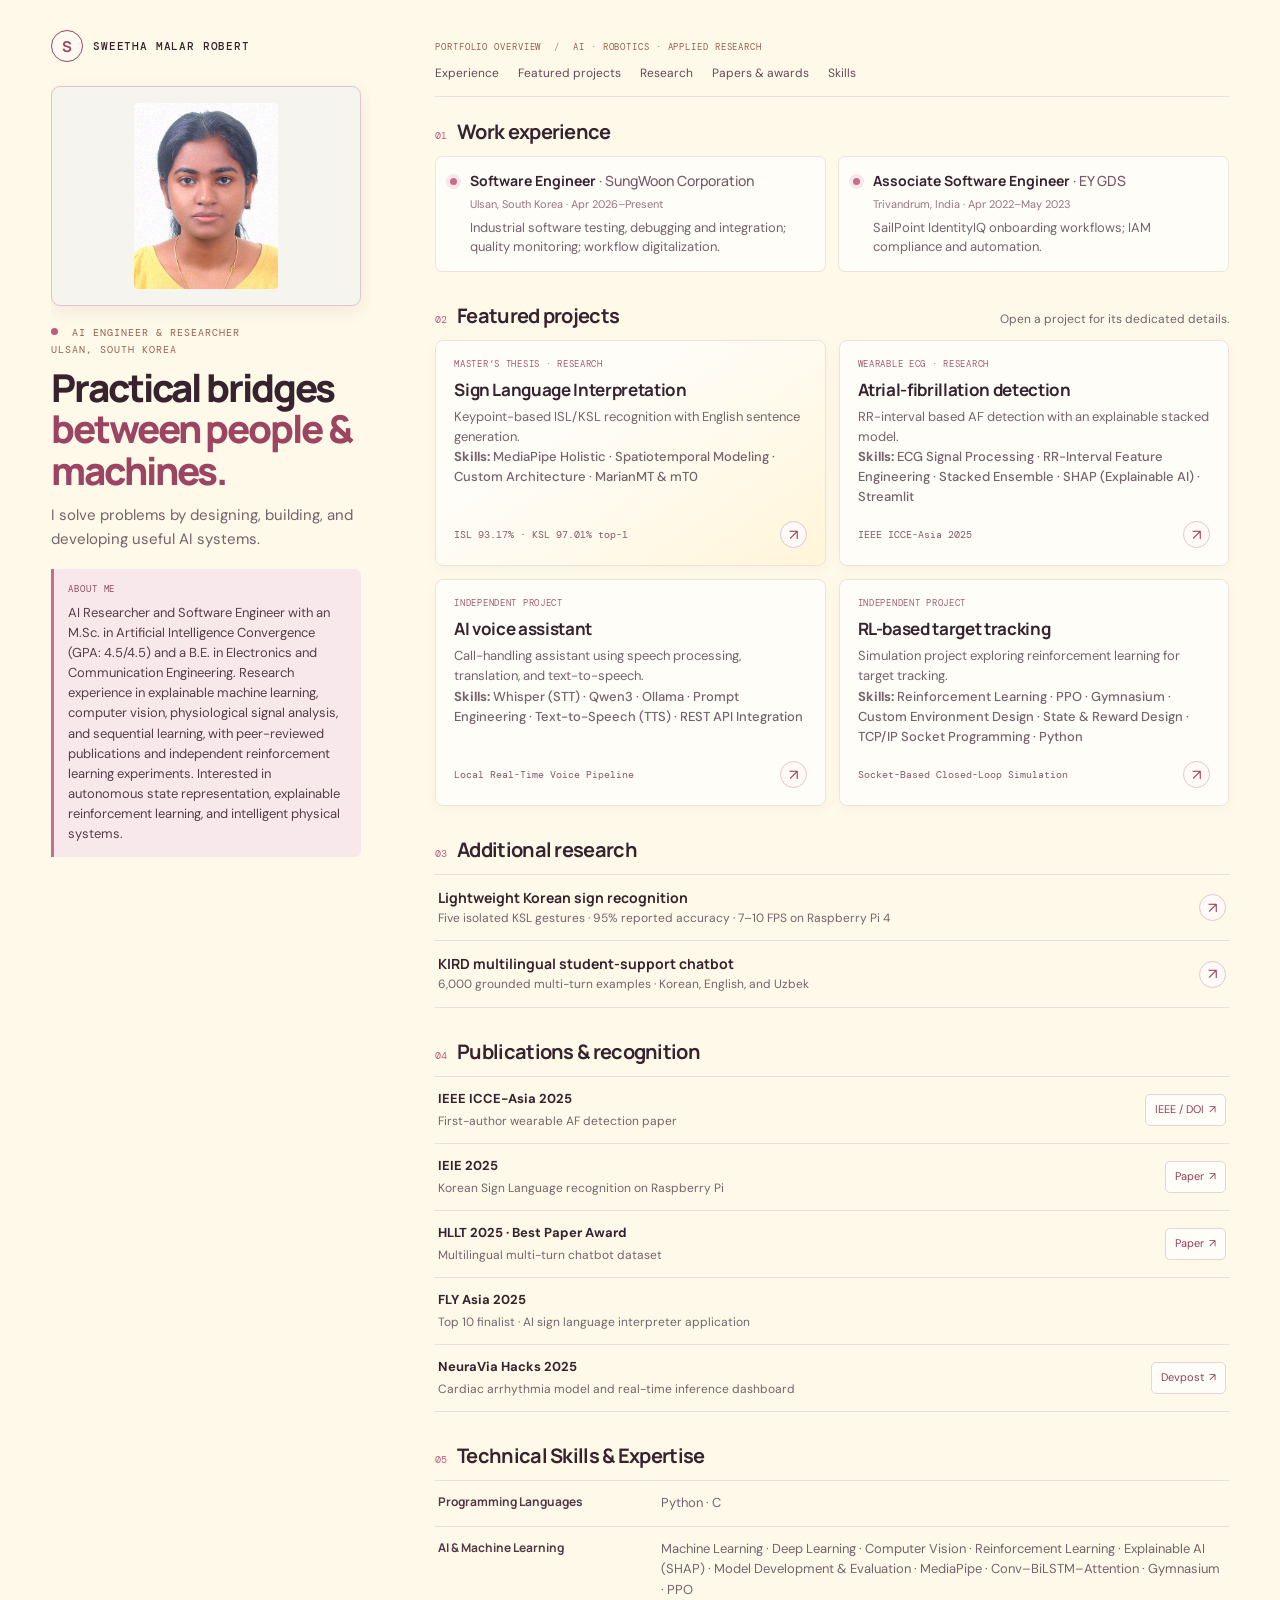
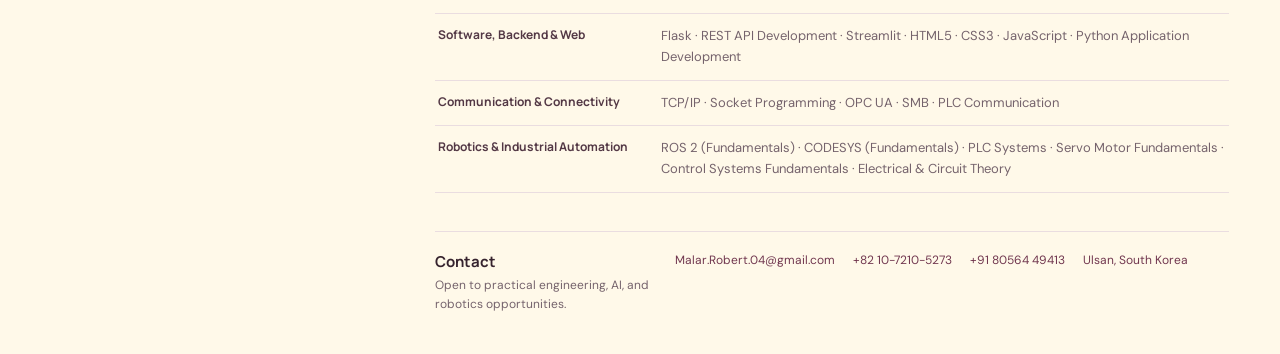
<file: resume/index.html>
<!doctype html>
<html lang="en">
<head>
  <meta charset="utf-8">
  <meta name="viewport" content="width=device-width, initial-scale=1">
  <meta name="theme-color" content="#fff8e7">
  <meta name="description" content="Sweetha Malar Robert — AI Engineer and Researcher building practical bridges between people and machines.">
  <title>Sweetha Malar Robert | AI &amp; Robotics Portfolio</title>
  <link rel="stylesheet" href="styles.css">
</head>
<body>
  <a class="skip-link" href="#main-content">Skip to portfolio content</a>
  <div class="portfolio-shell">
    <aside class="profile-sidebar" aria-label="Profile">
      <a class="brand" href="#top"><span class="brand-mark">S</span><span>SWEETHA MALAR ROBERT</span></a>
      <div class="portrait"><img src="images/pic/prof.jpg" alt="Portrait of Sweetha Malar Robert"></div>
      <p class="eyebrow"><span class="dot"></span> AI ENGINEER &amp; RESEARCHER<br>ULSAN, SOUTH KOREA</p>
      <h1>Practical bridges <em>between people &amp; machines.</em></h1>
      <p class="profile-bio">I solve problems by designing, building, and developing useful AI systems.</p>
      <p class="looking-for"><span class="eyebrow">ABOUT ME</span>AI Researcher and Software Engineer with an M.Sc. in Artificial Intelligence Convergence (GPA: 4.5/4.5) and a B.E. in Electronics and Communication Engineering. Research experience in explainable machine learning, computer vision, physiological signal analysis, and sequential learning, with peer-reviewed publications and independent reinforcement learning experiments. Interested in autonomous state representation, explainable reinforcement learning, and intelligent physical systems.</p>
      <div class="profile-links" aria-label="Contact and publication links">
        <a href="mailto:Malar.Robert.04@gmail.com"><span aria-hidden="true">✉</span> Email</a>
        <a href="tel:+821072105273"><span aria-hidden="true">↗</span> Call</a>
        <a href="https://doi.org/10.1109/ICCE-ASIA67487.2025.11263619" target="_blank" rel="noopener"><span aria-hidden="true">↗</span> IEEE paper</a>
      </div>
      <section class="sidebar-education" id="education" aria-labelledby="education-heading">
        <p class="eyebrow">EDUCATION</p>
        <h2 id="education-heading">M.Sc. Artificial Intelligence Convergence</h2>
        <p>Busan University of Foreign Studies · 2024–2026</p>
        <p class="highlight">GPA 4.5 / 4.5 · Academic Excellence Scholarship, 2024</p>
        <div class="sidebar-rule"></div>
        <h2>B.E. Electronics &amp; Communication Engineering</h2>
        <p>St. Joseph’s College of Engineering · 2017–2021</p>
        <p>Final grade: 76.5%</p>
      </section>
      <a class="sidebar-contact" href="#contact">Contact details <span aria-hidden="true">↓</span></a>
    </aside>

    <main class="main-column" id="main-content">
      <header class="main-header" id="top">
        <p class="eyebrow">PORTFOLIO OVERVIEW <span class="header-divider">/</span> AI · ROBOTICS · APPLIED RESEARCH</p>
        <nav class="section-index" aria-label="Portfolio sections">
          <a href="#experience">Experience</a><a href="#featured">Featured projects</a><a href="#research">Research</a><a href="#publications">Papers &amp; awards</a><a href="#skills">Skills</a>
        </nav>
      </header>

      <section class="section-block" id="experience" tabindex="-1">
        <div class="section-heading"><span class="number">01</span><h2>Work experience</h2></div>
        <div class="experience-list">
          <article class="experience-row"><div class="timeline-mark" aria-hidden="true"></div><div><h3>Software Engineer <span>· SungWoon Corporation</span></h3><p class="meta">Ulsan, South Korea · Apr 2026–Present</p><p>Industrial software testing, debugging and integration; quality monitoring; workflow digitalization.</p></div></article>
          <article class="experience-row"><div class="timeline-mark" aria-hidden="true"></div><div><h3>Associate Software Engineer <span>· EY GDS</span></h3><p class="meta">Trivandrum, India · Apr 2022–May 2023</p><p>SailPoint IdentityIQ onboarding workflows; IAM compliance and automation.</p></div></article>
        </div>
      </section>

      <section class="section-block" id="featured" tabindex="-1">
        <div class="section-heading"><span class="number">02</span><h2>Featured projects</h2><p>Open a project for its dedicated details.</p></div>
        <div class="project-grid">
         <a class="project-card project-yellow" href="projects/signbridge.html">
  <span class="project-type">MASTER’S THESIS · RESEARCH</span>
  <h3>Sign Language Interpretation</h3>
  <p>Keypoint-based ISL/KSL recognition with English sentence generation.</p>
  <!-- Dedicated skills line above the footer -->
   <p class="project-skills"><strong>Skills:</strong> MediaPipe Holistic · Spatiotemporal Modeling · Custom Architecture · MarianMT &amp; mT0</p>
  
  <div class="project-bottom">
    <span>ISL 93.17% · KSL 97.01% top-1</span>
    <span class="arrow" aria-hidden="true">↗</span>
  </div>
</a>
          <a class="project-card" href="projects/ecgnet.html">
  <span class="project-type">WEARABLE ECG · RESEARCH</span>
  <h3>Atrial-fibrillation detection</h3>
  <p>RR-interval based AF detection with an explainable stacked model.</p>
  
  <p class="project-skills"><strong>Skills:</strong> ECG Signal Processing · RR-Interval Feature Engineering · Stacked Ensemble · SHAP (Explainable AI) · Streamlit</p>
  
  <div class="project-bottom">
    <span>IEEE ICCE-Asia 2025</span>
    <span class="arrow" aria-hidden="true">↗</span>
  </div>
</a>

          <a class="project-card" href="projects/voice-assistant.html">
  <span class="project-type">INDEPENDENT PROJECT</span>
  <h3>AI voice assistant</h3>
  <p>Call-handling assistant using speech processing, translation, and text-to-speech.</p>
  
  <p class="project-skills"><strong>Skills:</strong> Whisper (STT) · Qwen3 · Ollama · Prompt Engineering · Text-to-Speech (TTS) · REST API Integration</p>
  
  <div class="project-bottom">
    <span>Local Real-Time Voice Pipeline</span>
    <span class="arrow" aria-hidden="true">↗</span>
  </div>
</a>
          <a class="project-card" href="projects/rl-tracking.html">
  <span class="project-type">INDEPENDENT PROJECT</span>
  <h3>RL-based target tracking</h3>
  <p>Simulation project exploring reinforcement learning for target tracking.</p>

  <p class="project-skills"><strong>Skills:</strong> Reinforcement Learning · PPO · Gymnasium · Custom Environment Design · State &amp; Reward Design · TCP/IP Socket Programming · Python</p>
  <div class="project-bottom">
    <span>Socket-Based Closed-Loop Simulation</span>
    <span class="arrow" aria-hidden="true">↗</span>
  </div>
</a>
        </div>
      </section>

      <section class="section-block" id="research" tabindex="-1">
        <div class="section-heading"><span class="number">03</span><h2>Additional research</h2></div>
        <div class="research-list">
          <a class="research-row" href="projects/korean-sign.html"><span><b>Lightweight Korean sign recognition</b><small>Five isolated KSL gestures · 95% reported accuracy · 7–10 FPS on Raspberry Pi 4</small></span><span class="arrow" aria-hidden="true">↗</span></a>
          <a class="research-row" href="projects/chatbot.html"><span><b>KIRD multilingual student-support chatbot</b><small>6,000 grounded multi-turn examples · Korean, English, and Uzbek</small></span><span class="arrow" aria-hidden="true">↗</span></a>
        </div>
      </section>

      <section class="section-block" id="publications" tabindex="-1">
        <div class="section-heading"><span class="number">04</span><h2>Publications &amp; recognition</h2></div>
        <ul class="publication-list">
          <li><span><b>IEEE ICCE-Asia 2025</b><small>First-author wearable AF detection paper</small></span><a href="https://doi.org/10.1109/ICCE-ASIA67487.2025.11263619" target="_blank" rel="noopener">IEEE / DOI <span aria-hidden="true">↗</span></a></li>
          <li><span><b>IEIE 2025</b><small>Korean Sign Language recognition on Raspberry Pi</small></span><a href="https://www.dbpia.co.kr/journal/articleDetail?nodeId=NODE12332215" target="_blank" rel="noopener">Paper <span aria-hidden="true">↗</span></a></li>
          <li><span><b>HLLT 2025 · Best Paper Award</b><small>Multilingual multi-turn chatbot dataset</small></span><a href="https://koreascience.kr/article/CFKO202533861230273.page" target="_blank" rel="noopener">Paper <span aria-hidden="true">↗</span></a></li>
          <li><span><b>FLY Asia 2025</b><small>Top 10 finalist · AI sign language interpreter application</small></span></li>
          <li><span><b>NeuraVia Hacks 2025</b><small>Cardiac arrhythmia model and real-time inference dashboard</small></span><a href="https://devpost.com/software/neurarhythm-real-time-afib-detection-dashboard" target="_blank" rel="noopener">Devpost <span aria-hidden="true">↗</span></a></li>
        </ul>
      </section>

     <section class="section-block" id="skills" tabindex="-1">
  <div class="section-heading">
    <span class="number">05</span>
    <h2>Technical Skills &amp; Expertise</h2>
  </div>

  <div class="skills-matrix">
    <div class="skill-row">
      <h3>Programming Languages</h3>
      <p>Python · C</p>
    </div>

    <div class="skill-row">
      <h3>AI &amp; Machine Learning</h3>
      <p>
        Machine Learning · Deep Learning · Computer Vision ·
        Reinforcement Learning · Explainable AI (SHAP) ·
        Model Development &amp; Evaluation · MediaPipe ·
        Conv–BiLSTM–Attention · Gymnasium · PPO
      </p>
    </div>

    <div class="skill-row">
      <h3>Software, Backend &amp; Web</h3>
      <p>
        Flask · REST API Development · Streamlit · HTML5 ·
        CSS3 · JavaScript · Python Application Development
      </p>
    </div>

    <div class="skill-row">
      <h3>Communication &amp; Connectivity</h3>
      <p>
        TCP/IP · Socket Programming · OPC UA · SMB ·
        PLC Communication
      </p>
    </div>

    <div class="skill-row">
      <h3>Robotics &amp; Industrial Automation</h3>
      <p>
        ROS 2 (Fundamentals) · CODESYS (Fundamentals) ·
        PLC Systems · Servo Motor Fundamentals ·
        Control Systems Fundamentals · Electrical &amp; Circuit Theory
      </p>
    </div>
  </div>
</section>
      <footer class="main-footer" id="contact"><div><b>Contact</b><span>Open to practical engineering, AI, and robotics opportunities.</span></div><div class="footer-links"><a href="mailto:Malar.Robert.04@gmail.com">Malar.Robert.04@gmail.com</a><a href="tel:+821072105273">+82 10-7210-5273</a><a href="tel:+918056449413">+91 80564 49413</a><span>Ulsan, South Korea</span></div></footer>
    </main>
  </div>
</body>
</html>
</file>
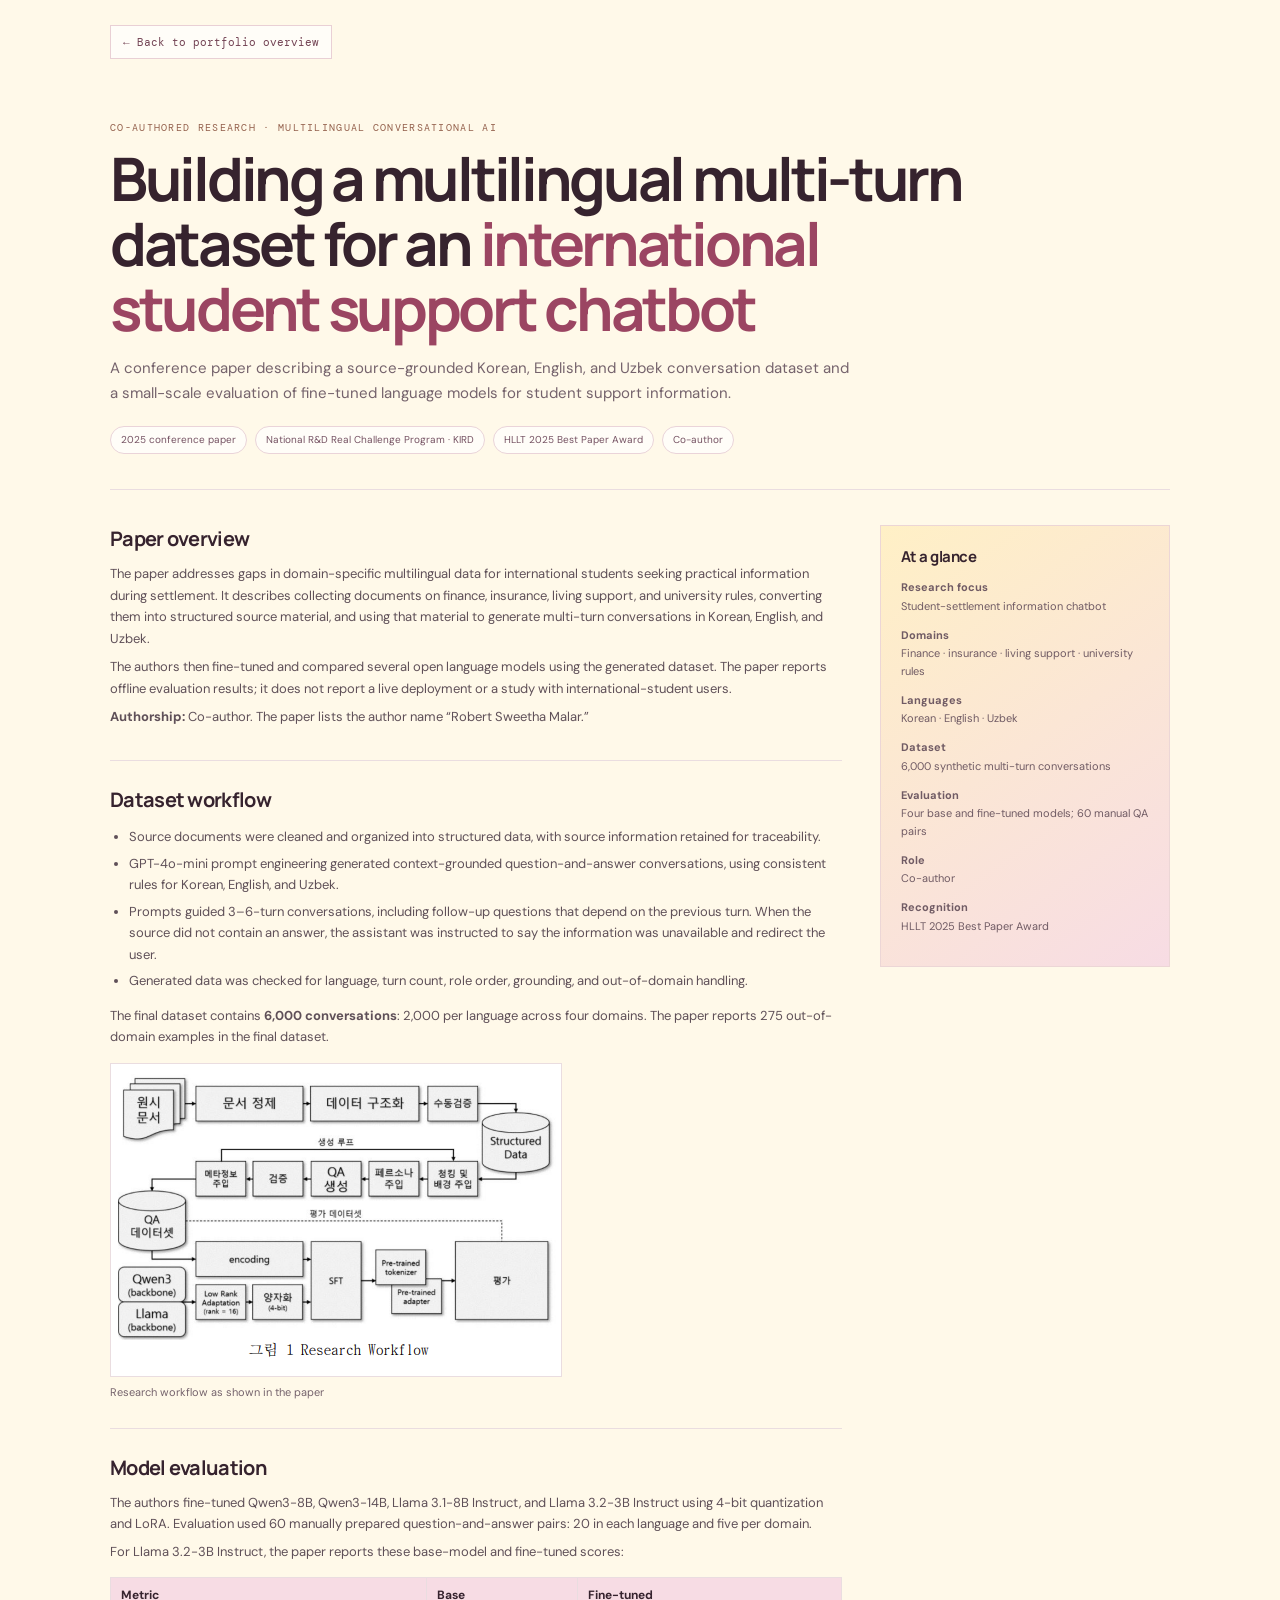
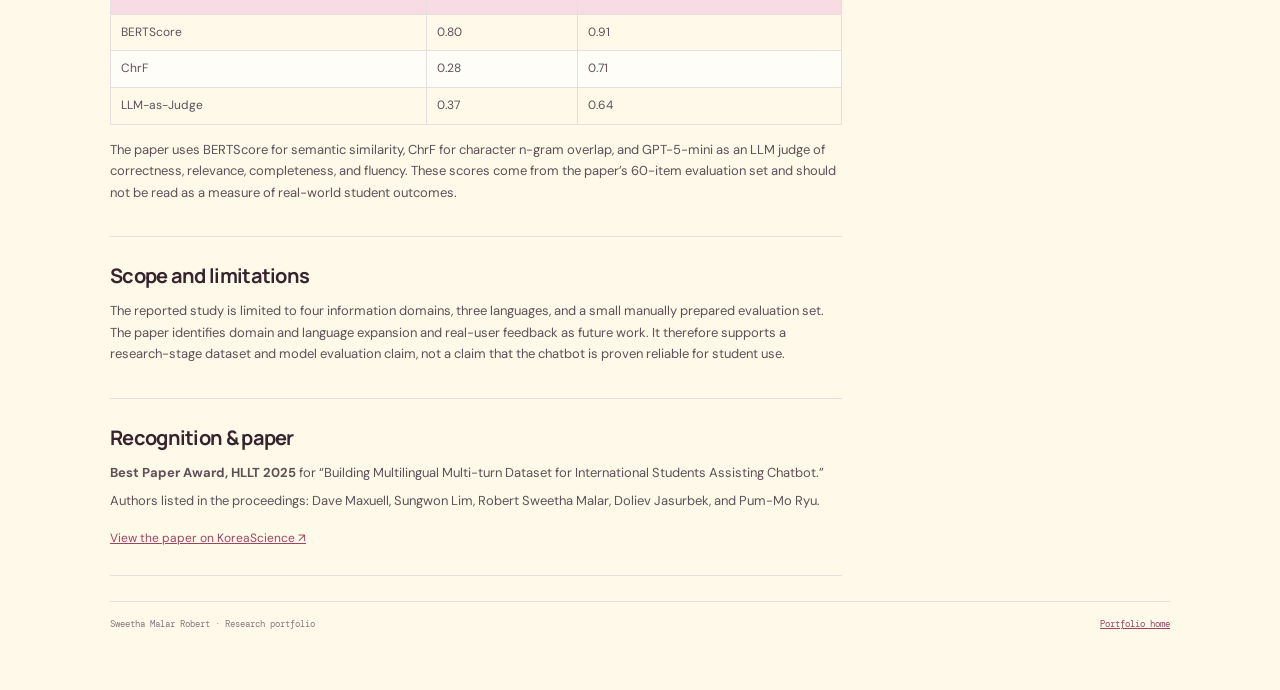
<file: resume/projects/chatbot.html>
<!doctype html>
<html lang="en"><head><meta charset="utf-8"><meta name="viewport" content="width=device-width,initial-scale=1"><title>Multilingual Student Chatbot Research | Sweetha Malar Robert</title><link rel="stylesheet" href="project.css"></head>
<body><main class="detail-page"><a class="back-link" href="../index.html#research">← Back to portfolio overview</a>
  <header class="detail-header"><p class="eyebrow">CO-AUTHORED RESEARCH · MULTILINGUAL CONVERSATIONAL AI</p><h1>Building a multilingual multi-turn dataset for an <em>international student support chatbot</em></h1><p class="subtitle">A conference paper describing a source-grounded Korean, English, and Uzbek conversation dataset and a small-scale evaluation of fine-tuned language models for student support information.</p><div class="meta-row"><span>2025 conference paper</span><span>National R&amp;D Real Challenge Program · KIRD</span><span>HLLT 2025 Best Paper Award</span><span>Co-author</span></div></header>
  <div class="detail-layout"><div class="detail-content">
    <section><h2>Paper overview</h2><p>The paper addresses gaps in domain-specific multilingual data for international students seeking practical information during settlement. It describes collecting documents on finance, insurance, living support, and university rules, converting them into structured source material, and using that material to generate multi-turn conversations in Korean, English, and Uzbek.</p><p>The authors then fine-tuned and compared several open language models using the generated dataset. The paper reports offline evaluation results; it does not report a live deployment or a study with international-student users.</p><p><b>Authorship:</b> Co-author. The paper lists the author name “Robert Sweetha Malar.”</p></section>
    <section><h2>Dataset workflow</h2><ul><li>Source documents were cleaned and organized into structured data, with source information retained for traceability.</li><li>GPT-4o-mini prompt engineering generated context-grounded question-and-answer conversations, using consistent rules for Korean, English, and Uzbek.</li><li>Prompts guided 3–6-turn conversations, including follow-up questions that depend on the previous turn. When the source did not contain an answer, the assistant was instructed to say the information was unavailable and redirect the user.</li><li>Generated data was checked for language, turn count, role order, grounding, and out-of-domain handling.</li></ul><p>The final dataset contains <b>6,000 conversations</b>: 2,000 per language across four domains. The paper reports 275 out-of-domain examples in the final dataset.</p><figure class="paper-figure"><img src="../images/chatbot/workflow.png" alt="Research workflow diagram: source document cleaning and structuring, prompt-based QA generation and validation, then language-model fine-tuning and evaluation"><figcaption>Research workflow as shown in the paper</figcaption></figure></section>
    <section><h2>Model evaluation</h2><p>The authors fine-tuned Qwen3-8B, Qwen3-14B, Llama 3.1-8B Instruct, and Llama 3.2-3B Instruct using 4-bit quantization and LoRA. Evaluation used 60 manually prepared question-and-answer pairs: 20 in each language and five per domain.</p><p>For Llama 3.2-3B Instruct, the paper reports these base-model and fine-tuned scores:</p><table class="metric-table"><thead><tr><th>Metric</th><th>Base</th><th>Fine-tuned</th></tr></thead><tbody><tr><td>BERTScore</td><td>0.80</td><td>0.91</td></tr><tr><td>ChrF</td><td>0.28</td><td>0.71</td></tr><tr><td>LLM-as-Judge</td><td>0.37</td><td>0.64</td></tr></tbody></table><p>The paper uses BERTScore for semantic similarity, ChrF for character n-gram overlap, and GPT-5-mini as an LLM judge of correctness, relevance, completeness, and fluency. These scores come from the paper’s 60-item evaluation set and should not be read as a measure of real-world student outcomes.</p></section>
    <section><h2>Scope and limitations</h2><p>The reported study is limited to four information domains, three languages, and a small manually prepared evaluation set. The paper identifies domain and language expansion and real-user feedback as future work. It therefore supports a research-stage dataset and model evaluation claim, not a claim that the chatbot is proven reliable for student use.</p></section>
    <section><h2>Recognition &amp; paper</h2><p><b>Best Paper Award, HLLT 2025</b> for “Building Multilingual Multi-turn Dataset for International Students Assisting Chatbot.”</p><p>Authors listed in the proceedings: Dave Maxuell, Sungwon Lim, Robert Sweetha Malar, Doliev Jasurbek, and Pum-Mo Ryu.</p><a class="paper-link" href="https://koreascience.kr/article/CFKO202533861230273.page" target="_blank" rel="noopener">View the paper on KoreaScience ↗</a></section>
  </div><aside class="detail-aside"><h2>At a glance</h2><p><b>Research focus</b><br>Student-settlement information chatbot</p><p><b>Domains</b><br>Finance · insurance · living support · university rules</p><p><b>Languages</b><br>Korean · English · Uzbek</p><p><b>Dataset</b><br>6,000 synthetic multi-turn conversations</p><p><b>Evaluation</b><br>Four base and fine-tuned models; 60 manual QA pairs</p><p><b>Role</b><br>Co-author</p><p><b>Recognition</b><br>HLLT 2025 Best Paper Award</p></aside></div>
  <footer class="detail-footer"><span>Sweetha Malar Robert · Research portfolio</span><a href="../index.html">Portfolio home</a></footer>
</main></body></html>
</file>
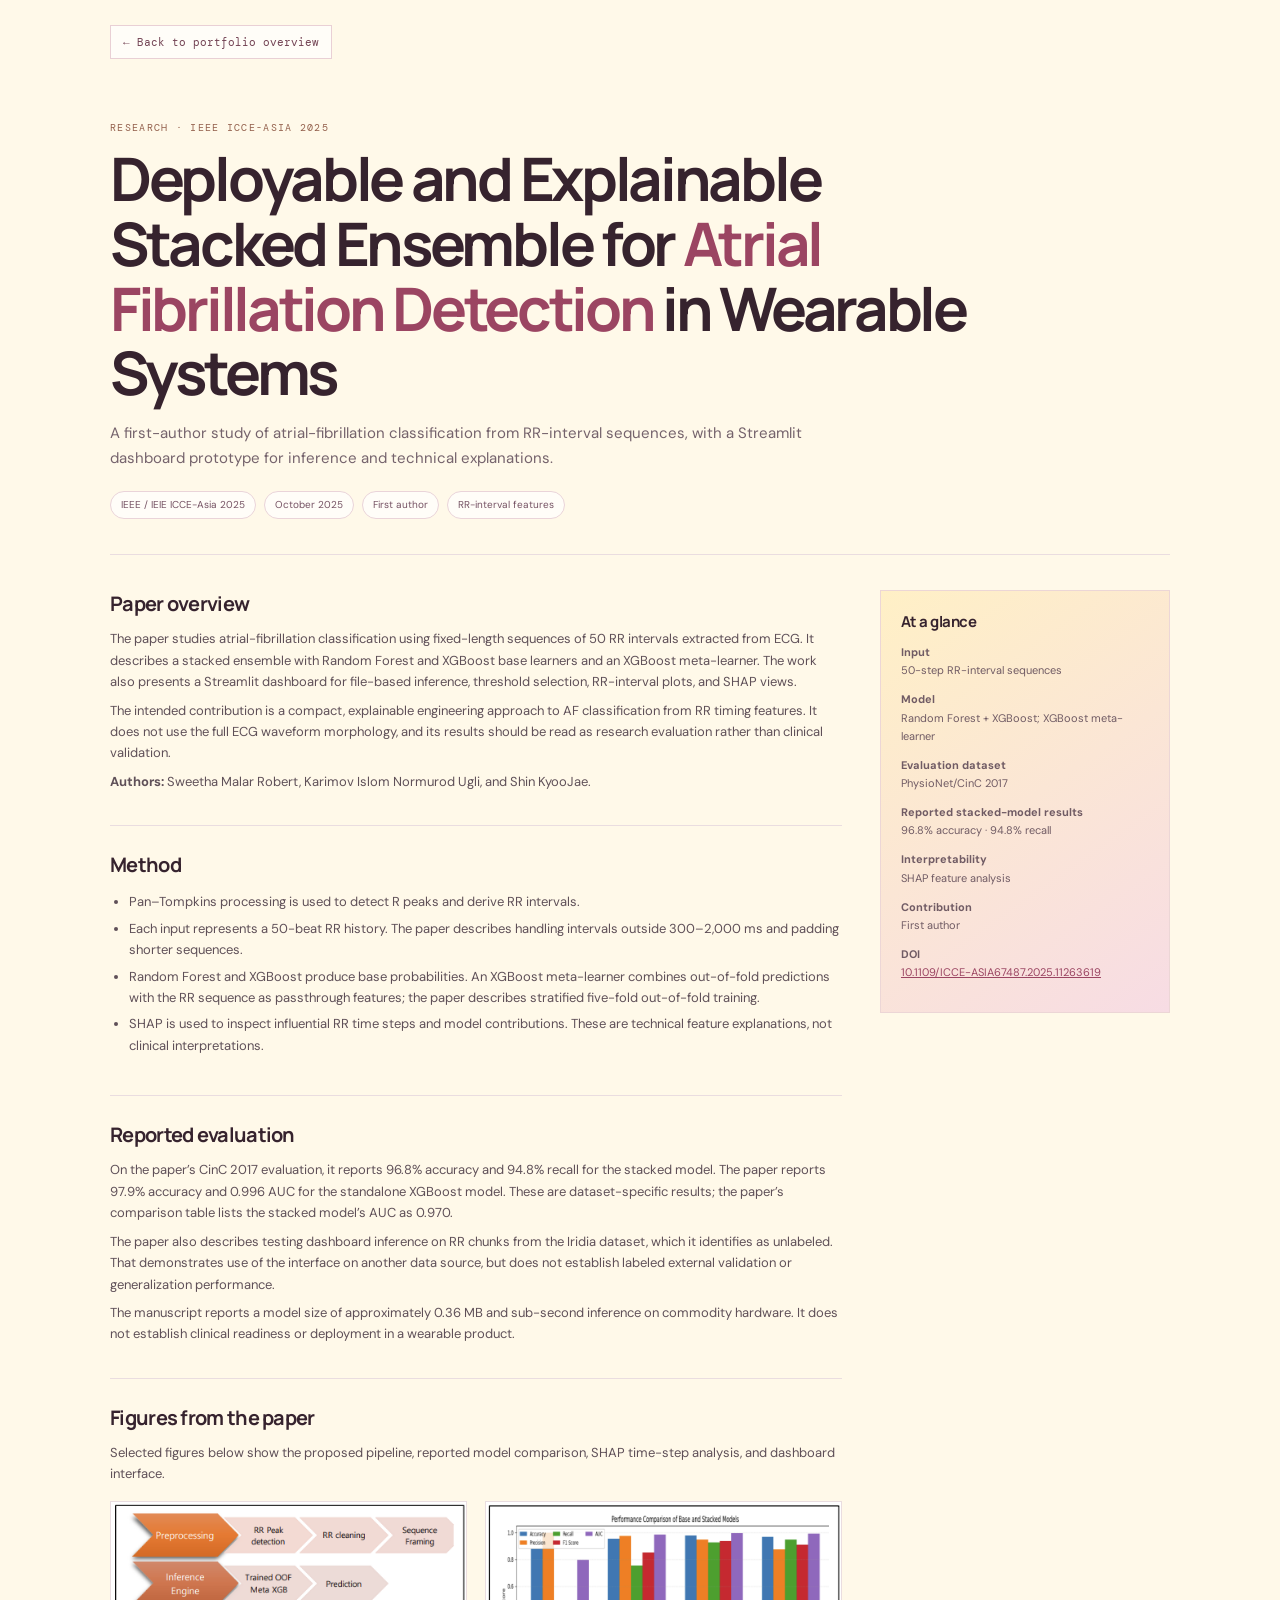
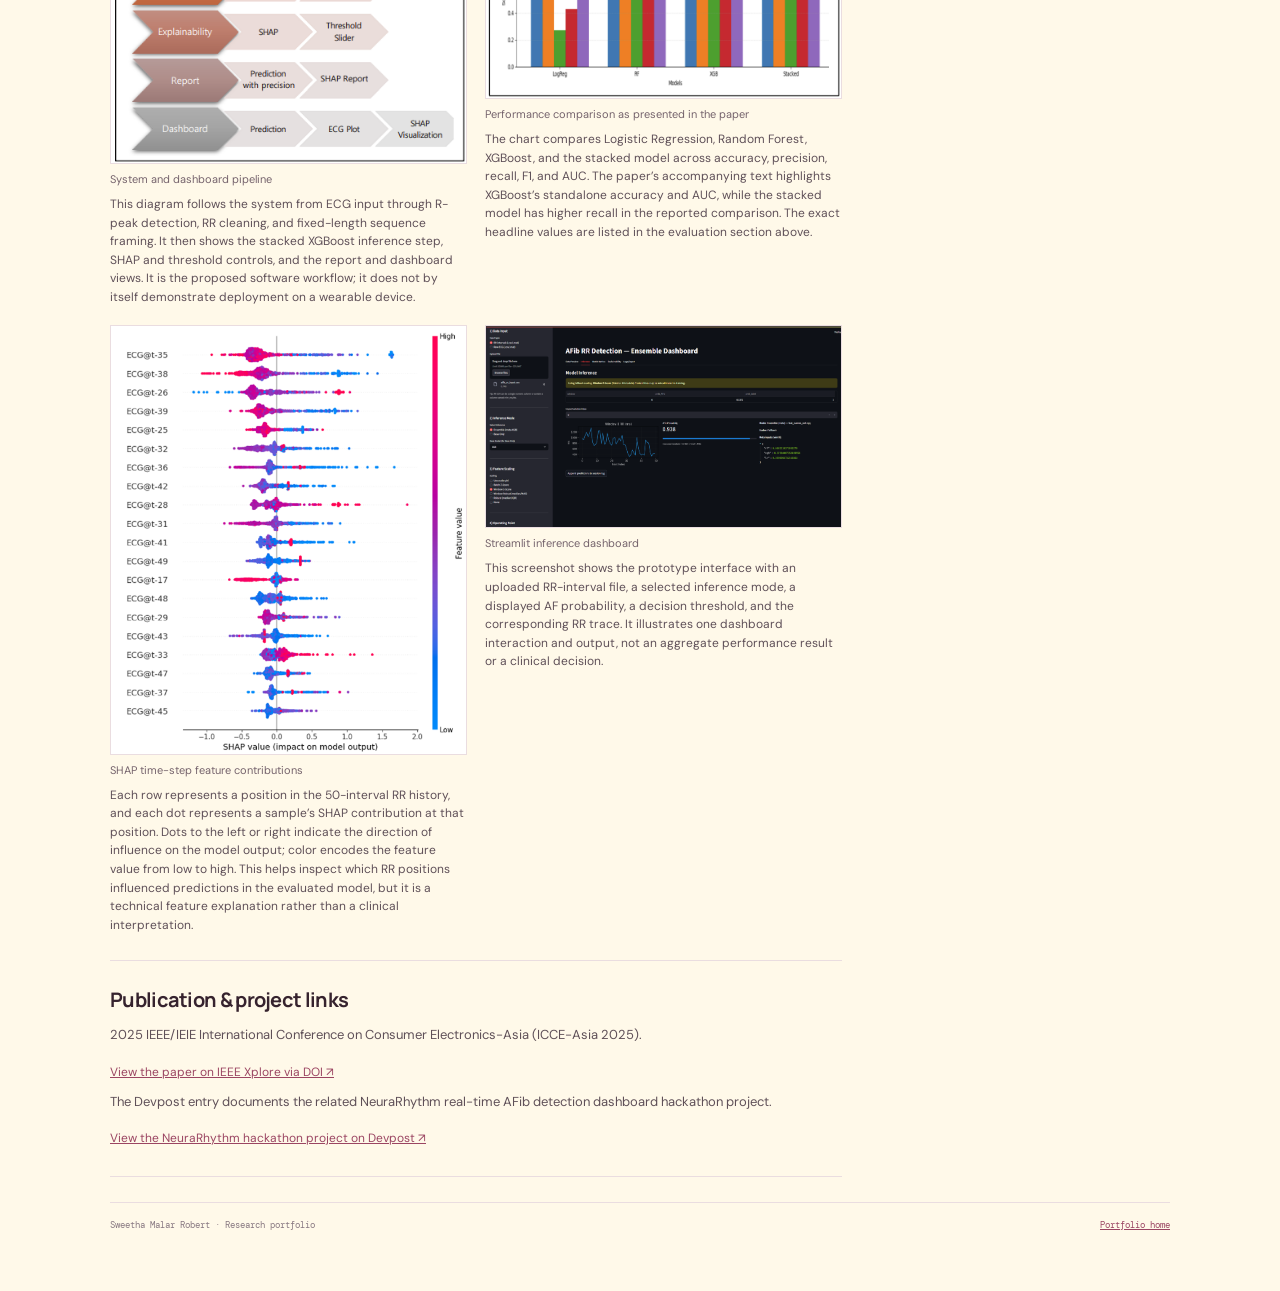
<file: resume/projects/ecgnet.html>
<!doctype html>
<html lang="en"><head><meta charset="utf-8"><meta name="viewport" content="width=device-width,initial-scale=1"><title>Wearable AF Detection | Sweetha Malar Robert</title><link rel="stylesheet" href="project.css"></head>
<body><main class="detail-page"><a class="back-link" href="../index.html#research">← Back to portfolio overview</a>
  <header class="detail-header"><p class="eyebrow">RESEARCH · IEEE ICCE-ASIA 2025</p><h1>Deployable and Explainable Stacked Ensemble for <em>Atrial Fibrillation Detection</em> in Wearable Systems</h1><p class="subtitle">A first-author study of atrial-fibrillation classification from RR-interval sequences, with a Streamlit dashboard prototype for inference and technical explanations.</p><div class="meta-row"><span>IEEE / IEIE ICCE-Asia 2025</span><span>October 2025</span><span>First author</span><span>RR-interval features</span></div></header>
  <div class="detail-layout"><div class="detail-content">
    <section><h2>Paper overview</h2><p>The paper studies atrial-fibrillation classification using fixed-length sequences of 50 RR intervals extracted from ECG. It describes a stacked ensemble with Random Forest and XGBoost base learners and an XGBoost meta-learner. The work also presents a Streamlit dashboard for file-based inference, threshold selection, RR-interval plots, and SHAP views.</p><p>The intended contribution is a compact, explainable engineering approach to AF classification from RR timing features. It does not use the full ECG waveform morphology, and its results should be read as research evaluation rather than clinical validation.</p><p><b>Authors:</b> Sweetha Malar Robert, Karimov Islom Normurod Ugli, and Shin KyooJae.</p></section>
    <section><h2>Method</h2><ul><li>Pan–Tompkins processing is used to detect R peaks and derive RR intervals.</li><li>Each input represents a 50-beat RR history. The paper describes handling intervals outside 300–2,000 ms and padding shorter sequences.</li><li>Random Forest and XGBoost produce base probabilities. An XGBoost meta-learner combines out-of-fold predictions with the RR sequence as passthrough features; the paper describes stratified five-fold out-of-fold training.</li><li>SHAP is used to inspect influential RR time steps and model contributions. These are technical feature explanations, not clinical interpretations.</li></ul></section>
    <section><h2>Reported evaluation</h2><p>On the paper’s CinC 2017 evaluation, it reports 96.8% accuracy and 94.8% recall for the stacked model. The paper reports 97.9% accuracy and 0.996 AUC for the standalone XGBoost model. These are dataset-specific results; the paper’s comparison table lists the stacked model’s AUC as 0.970.</p><p>The paper also describes testing dashboard inference on RR chunks from the Iridia dataset, which it identifies as unlabeled. That demonstrates use of the interface on another data source, but does not establish labeled external validation or generalization performance.</p><p>The manuscript reports a model size of approximately 0.36 MB and sub-second inference on commodity hardware. It does not establish clinical readiness or deployment in a wearable product.</p></section>
    <section><h2>Figures from the paper</h2><p>Selected figures below show the proposed pipeline, reported model comparison, SHAP time-step analysis, and dashboard interface.</p><div class="paper-figures">
      <figure><img src="../images/paper/pipeline.png" alt="Paper figure showing preprocessing, stacked inference, SHAP explainability, reporting, and dashboard stages"><figcaption>System and dashboard pipeline</figcaption><p class="figure-explanation">This diagram follows the system from ECG input through R-peak detection, RR cleaning, and fixed-length sequence framing. It then shows the stacked XGBoost inference step, SHAP and threshold controls, and the report and dashboard views. It is the proposed software workflow; it does not by itself demonstrate deployment on a wearable device.</p></figure>
      <figure><img src="../images/paper/results.png" alt="Paper figure comparing reported performance metrics for logistic regression, random forest, XGBoost, and the stacked model"><figcaption>Performance comparison as presented in the paper</figcaption><p class="figure-explanation">The chart compares Logistic Regression, Random Forest, XGBoost, and the stacked model across accuracy, precision, recall, F1, and AUC. The paper’s accompanying text highlights XGBoost’s standalone accuracy and AUC, while the stacked model has higher recall in the reported comparison. The exact headline values are listed in the evaluation section above.</p></figure>
      <figure><img src="../images/paper/timeshap.png" alt="SHAP summary plot showing contributions of individual RR-history time steps"><figcaption>SHAP time-step feature contributions</figcaption><p class="figure-explanation">Each row represents a position in the 50-interval RR history, and each dot represents a sample’s SHAP contribution at that position. Dots to the left or right indicate the direction of influence on the model output; color encodes the feature value from low to high. This helps inspect which RR positions influenced predictions in the evaluated model, but it is a technical feature explanation rather than a clinical interpretation.</p></figure>
      <figure><img src="../images/paper/dashboard.png" alt="Screenshot of the Streamlit atrial-fibrillation RR detection dashboard with an uploaded sample and model inference view"><figcaption>Streamlit inference dashboard</figcaption><p class="figure-explanation">This screenshot shows the prototype interface with an uploaded RR-interval file, a selected inference mode, a displayed AF probability, a decision threshold, and the corresponding RR trace. It illustrates one dashboard interaction and output, not an aggregate performance result or a clinical decision.</p></figure>
    </div></section>
    <section><h2>Publication &amp; project links</h2><p>2025 IEEE/IEIE International Conference on Consumer Electronics-Asia (ICCE-Asia 2025).</p><a class="paper-link" href="https://ieeexplore.ieee.org/document/11263619" target="_blank" rel="noopener">View the paper on IEEE Xplore via DOI ↗</a><p>The Devpost entry documents the related NeuraRhythm real-time AFib detection dashboard hackathon project.</p><a class="paper-link" href="https://devpost.com/software/neurarhythm-real-time-afib-detection-dashboard" target="_blank" rel="noopener">View the NeuraRhythm hackathon project on Devpost ↗</a></section>
  </div><aside class="detail-aside"><h2>At a glance</h2><p><b>Input</b><br>50-step RR-interval sequences</p><p><b>Model</b><br>Random Forest + XGBoost; XGBoost meta-learner</p><p><b>Evaluation dataset</b><br>PhysioNet/CinC 2017</p><p><b>Reported stacked-model results</b><br>96.8% accuracy · 94.8% recall</p><p><b>Interpretability</b><br>SHAP feature analysis</p><p><b>Contribution</b><br>First author</p><p><b>DOI</b><br><a href="https://doi.org/10.1109/ICCE-ASIA67487.2025.11263619" target="_blank" rel="noopener">10.1109/ICCE-ASIA67487.2025.11263619</a></p></aside></div>
  <footer class="detail-footer"><span>Sweetha Malar Robert · Research portfolio</span><a href="../index.html">Portfolio home</a></footer>
</main></body></html>
</file>
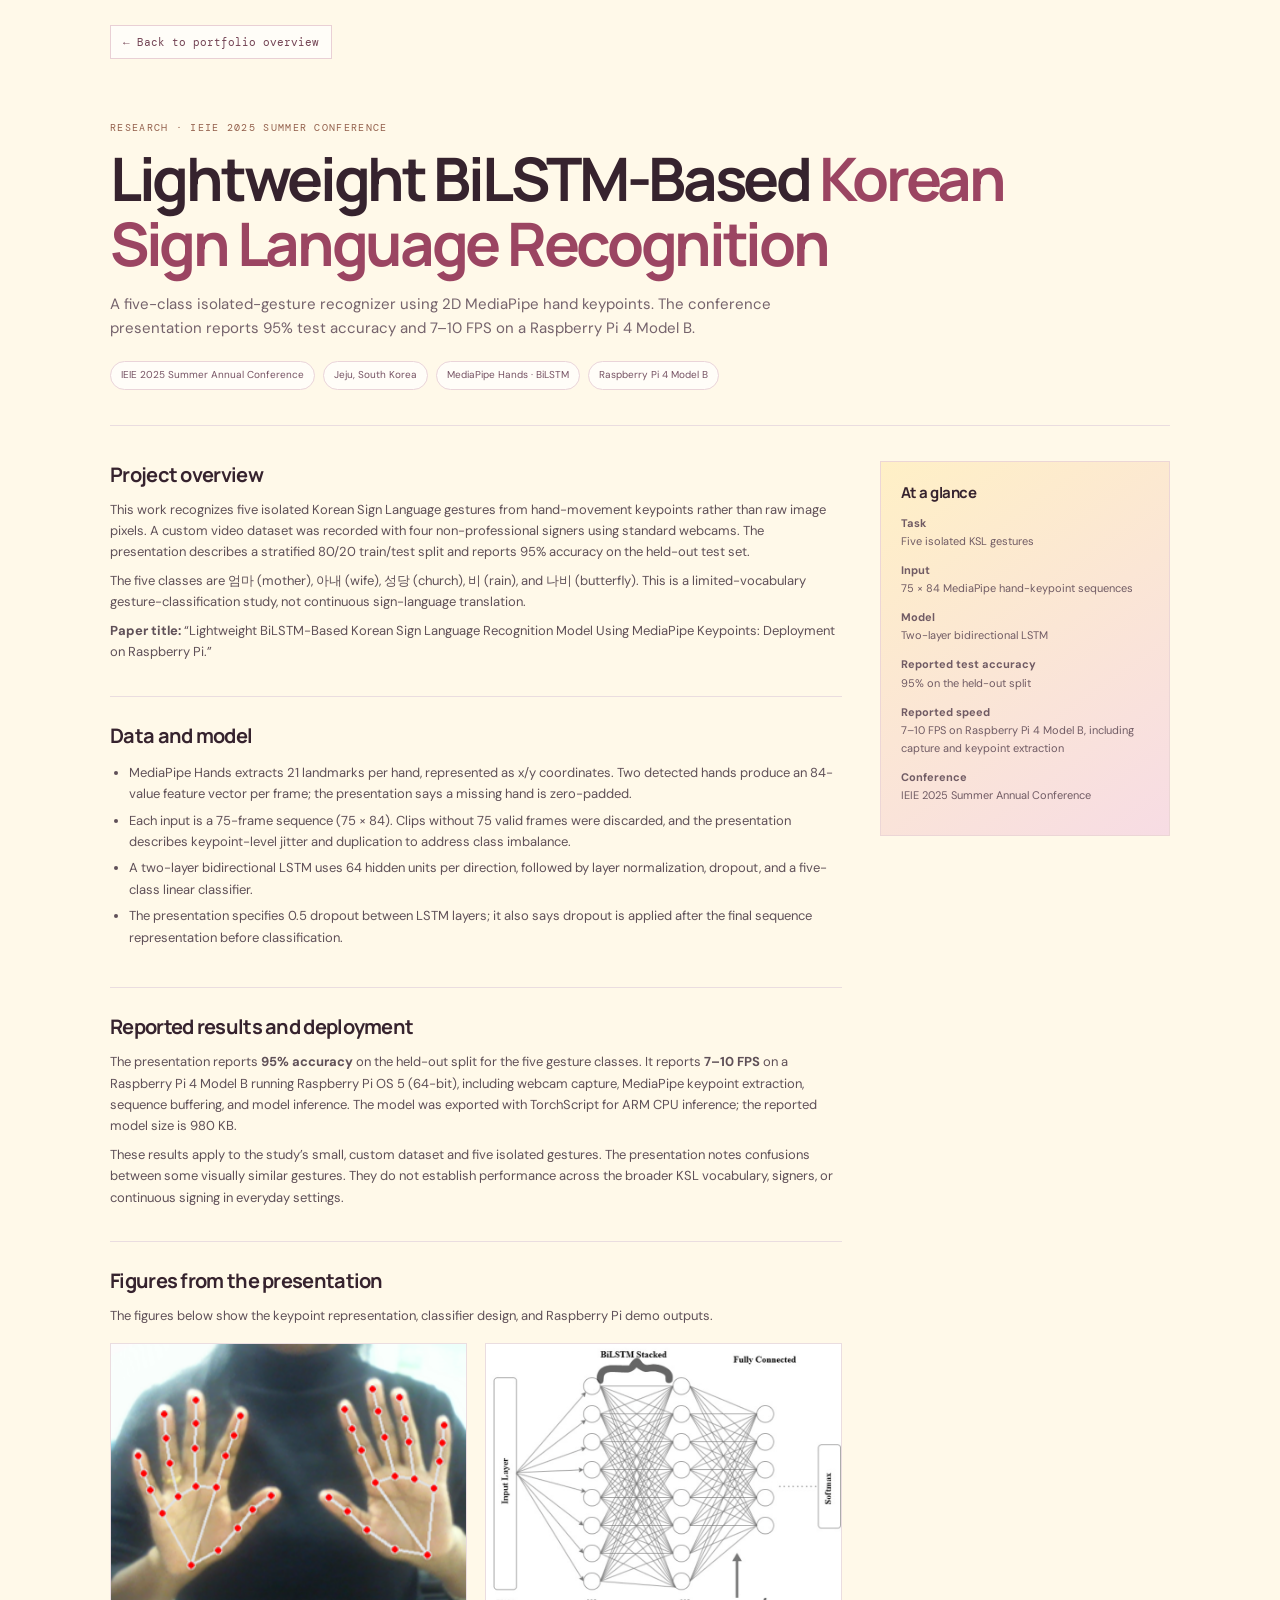
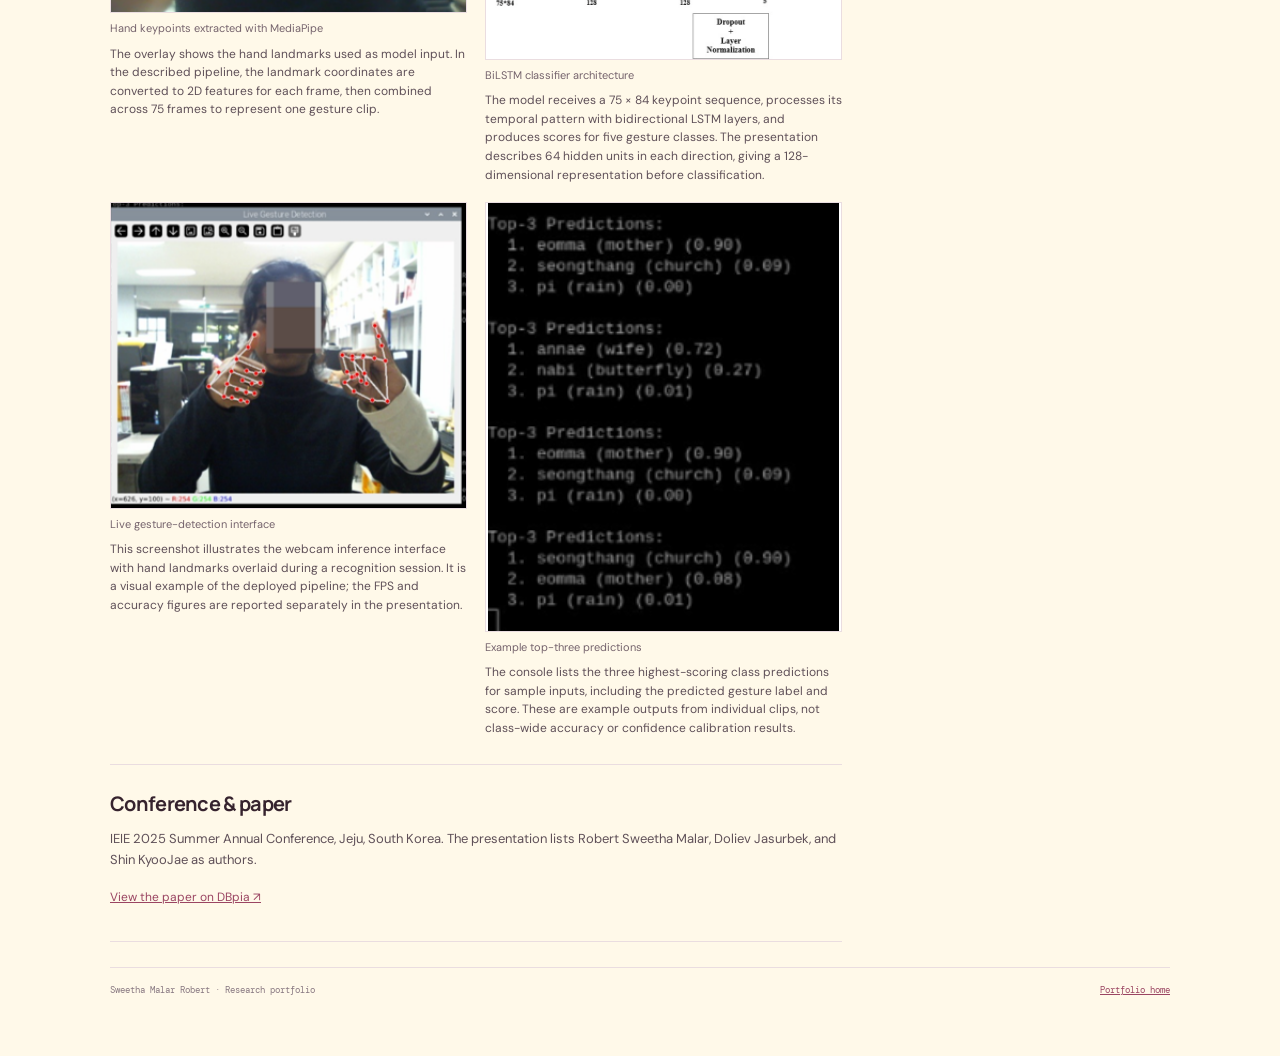
<file: resume/projects/korean-sign.html>
<!doctype html>
<html lang="en"><head><meta charset="utf-8"><meta name="viewport" content="width=device-width,initial-scale=1"><title>Korean Sign Recognition | Sweetha Malar Robert</title><link rel="stylesheet" href="project.css"></head>
<body><main class="detail-page"><a class="back-link" href="../index.html#research">← Back to portfolio overview</a>
  <header class="detail-header"><p class="eyebrow">RESEARCH · IEIE 2025 SUMMER CONFERENCE</p><h1>Lightweight BiLSTM-Based <em>Korean Sign Language Recognition</em></h1><p class="subtitle">A five-class isolated-gesture recognizer using 2D MediaPipe hand keypoints. The conference presentation reports 95% test accuracy and 7–10 FPS on a Raspberry Pi 4 Model B.</p><div class="meta-row"><span>IEIE 2025 Summer Annual Conference</span><span>Jeju, South Korea</span><span>MediaPipe Hands · BiLSTM</span><span>Raspberry Pi 4 Model B</span></div></header>
  <div class="detail-layout"><div class="detail-content">
    <section><h2>Project overview</h2><p>This work recognizes five isolated Korean Sign Language gestures from hand-movement keypoints rather than raw image pixels. A custom video dataset was recorded with four non-professional signers using standard webcams. The presentation describes a stratified 80/20 train/test split and reports 95% accuracy on the held-out test set.</p><p>The five classes are 엄마 (mother), 아내 (wife), 성당 (church), 비 (rain), and 나비 (butterfly). This is a limited-vocabulary gesture-classification study, not continuous sign-language translation.</p><p><b>Paper title:</b> “Lightweight BiLSTM-Based Korean Sign Language Recognition Model Using MediaPipe Keypoints: Deployment on Raspberry Pi.”</p></section>
    <section><h2>Data and model</h2><ul><li>MediaPipe Hands extracts 21 landmarks per hand, represented as x/y coordinates. Two detected hands produce an 84-value feature vector per frame; the presentation says a missing hand is zero-padded.</li><li>Each input is a 75-frame sequence (75 × 84). Clips without 75 valid frames were discarded, and the presentation describes keypoint-level jitter and duplication to address class imbalance.</li><li>A two-layer bidirectional LSTM uses 64 hidden units per direction, followed by layer normalization, dropout, and a five-class linear classifier.</li><li>The presentation specifies 0.5 dropout between LSTM layers; it also says dropout is applied after the final sequence representation before classification.</li></ul></section>
    <section><h2>Reported results and deployment</h2><p>The presentation reports <b>95% accuracy</b> on the held-out split for the five gesture classes. It reports <b>7–10 FPS</b> on a Raspberry Pi 4 Model B running Raspberry Pi OS 5 (64-bit), including webcam capture, MediaPipe keypoint extraction, sequence buffering, and model inference. The model was exported with TorchScript for ARM CPU inference; the reported model size is 980 KB.</p><p>These results apply to the study’s small, custom dataset and five isolated gestures. The presentation notes confusions between some visually similar gestures. They do not establish performance across the broader KSL vocabulary, signers, or continuous signing in everyday settings.</p></section>
    <section><h2>Figures from the presentation</h2><p>The figures below show the keypoint representation, classifier design, and Raspberry Pi demo outputs.</p><div class="paper-figures">
      <figure><img src="../images/ieie/keypoint.png" alt="MediaPipe hand landmarks drawn over a person holding both hands up"><figcaption>Hand keypoints extracted with MediaPipe</figcaption><p class="figure-explanation">The overlay shows the hand landmarks used as model input. In the described pipeline, the landmark coordinates are converted to 2D features for each frame, then combined across 75 frames to represent one gesture clip.</p></figure>
      <figure><img src="../images/ieie/architech.png" alt="Model diagram showing a 75 by 84 input, stacked BiLSTM layers, 128-dimensional representations, normalization and dropout, and five output classes"><figcaption>BiLSTM classifier architecture</figcaption><p class="figure-explanation">The model receives a 75 × 84 keypoint sequence, processes its temporal pattern with bidirectional LSTM layers, and produces scores for five gesture classes. The presentation describes 64 hidden units in each direction, giving a 128-dimensional representation before classification.</p></figure>
      <figure><img src="../images/ieie/raspdeploy.png" alt="Live gesture detection window showing MediaPipe hand landmarks over webcam input on Raspberry Pi"><figcaption>Live gesture-detection interface</figcaption><p class="figure-explanation">This screenshot illustrates the webcam inference interface with hand landmarks overlaid during a recognition session. It is a visual example of the deployed pipeline; the FPS and accuracy figures are reported separately in the presentation.</p></figure>
      <figure><img src="../images/ieie/raspconsole.png" alt="Console output listing top-three predicted Korean sign classes and scores for sample clips"><figcaption>Example top-three predictions</figcaption><p class="figure-explanation">The console lists the three highest-scoring class predictions for sample inputs, including the predicted gesture label and score. These are example outputs from individual clips, not class-wide accuracy or confidence calibration results.</p></figure>
    </div></section>
    <section><h2>Conference &amp; paper</h2><p>IEIE 2025 Summer Annual Conference, Jeju, South Korea. The presentation lists Robert Sweetha Malar, Doliev Jasurbek, and Shin KyooJae as authors.</p><a class="paper-link" href="https://www.dbpia.co.kr/journal/articleDetail?nodeId=NODE12332215" target="_blank" rel="noopener">View the paper on DBpia ↗</a><p> </p></section>
  </div><aside class="detail-aside"><h2>At a glance</h2><p><b>Task</b><br>Five isolated KSL gestures</p><p><b>Input</b><br>75 × 84 MediaPipe hand-keypoint sequences</p><p><b>Model</b><br>Two-layer bidirectional LSTM</p><p><b>Reported test accuracy</b><br>95% on the held-out split</p><p><b>Reported speed</b><br>7–10 FPS on Raspberry Pi 4 Model B, including capture and keypoint extraction</p><p><b>Conference</b><br>IEIE 2025 Summer Annual Conference</p></aside></div>
  <footer class="detail-footer"><span>Sweetha Malar Robert · Research portfolio</span><a href="../index.html">Portfolio home</a></footer>
</main></body></html>
</file>
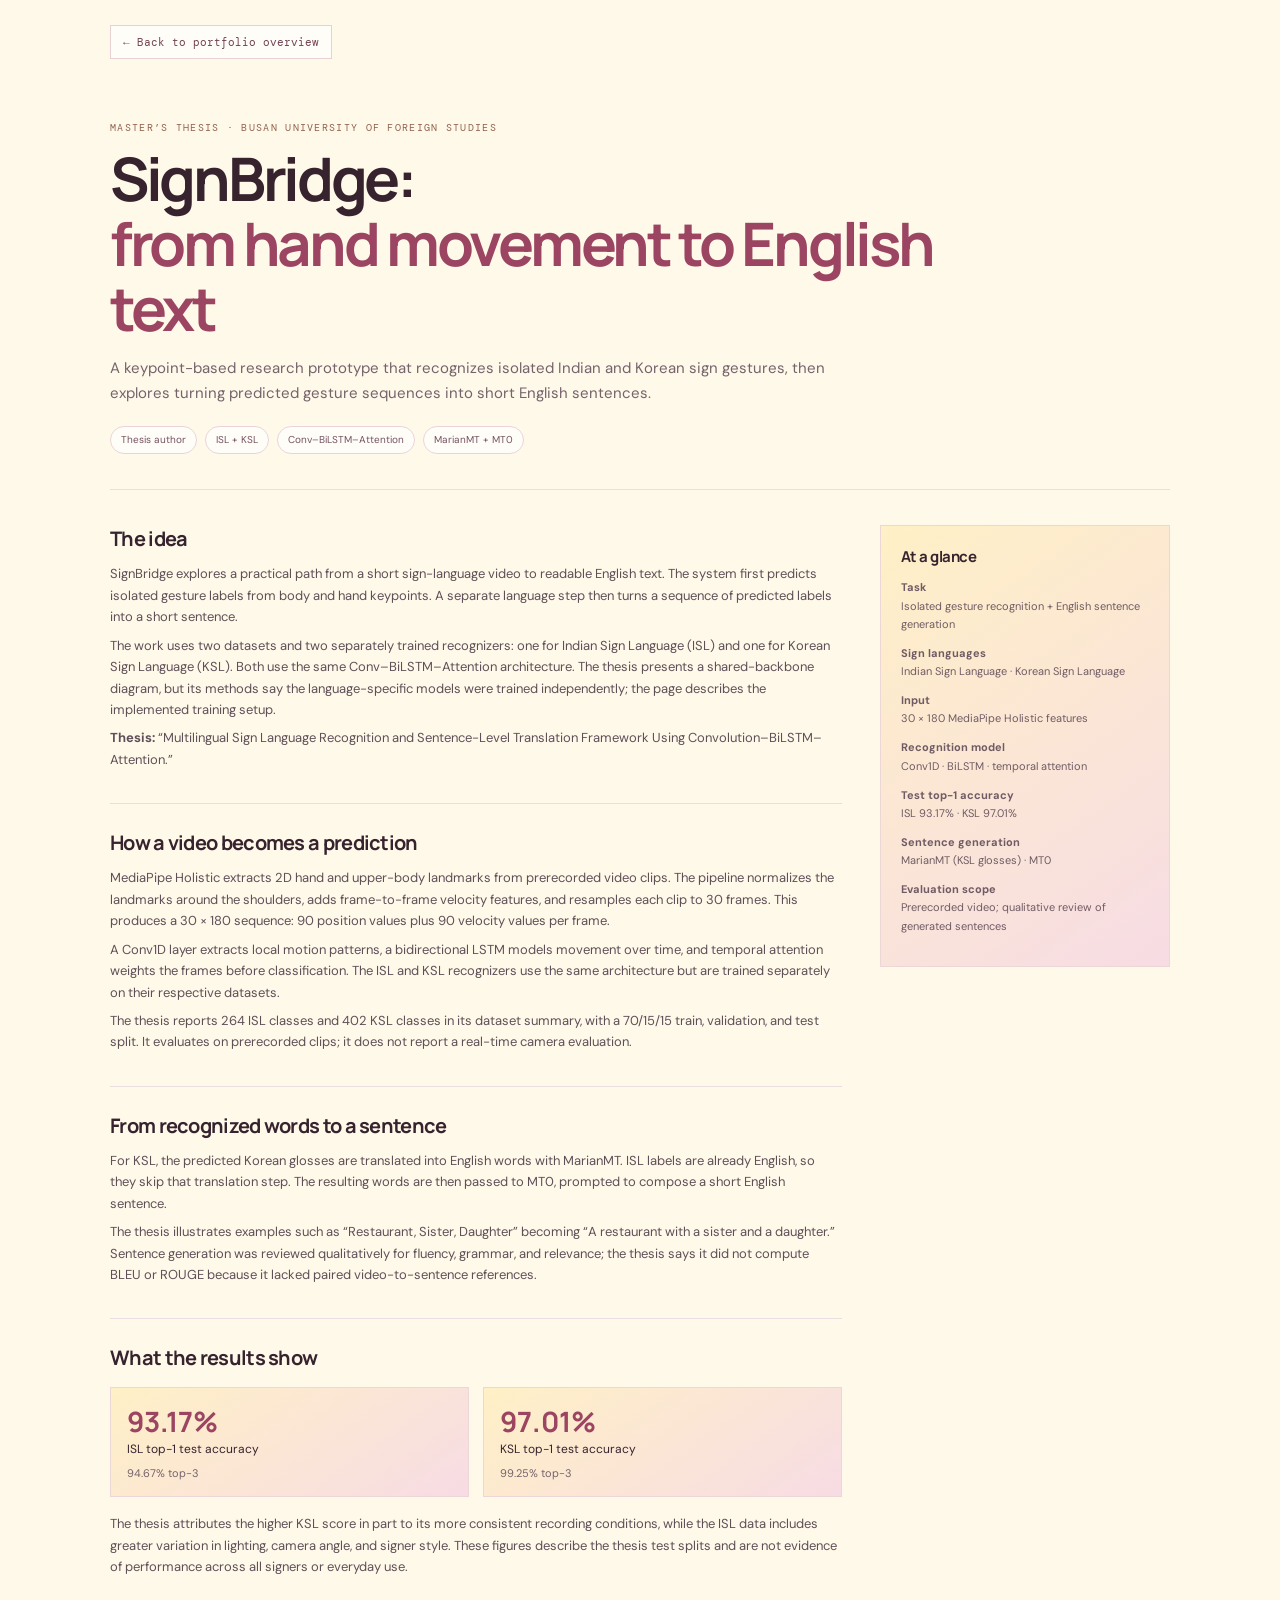
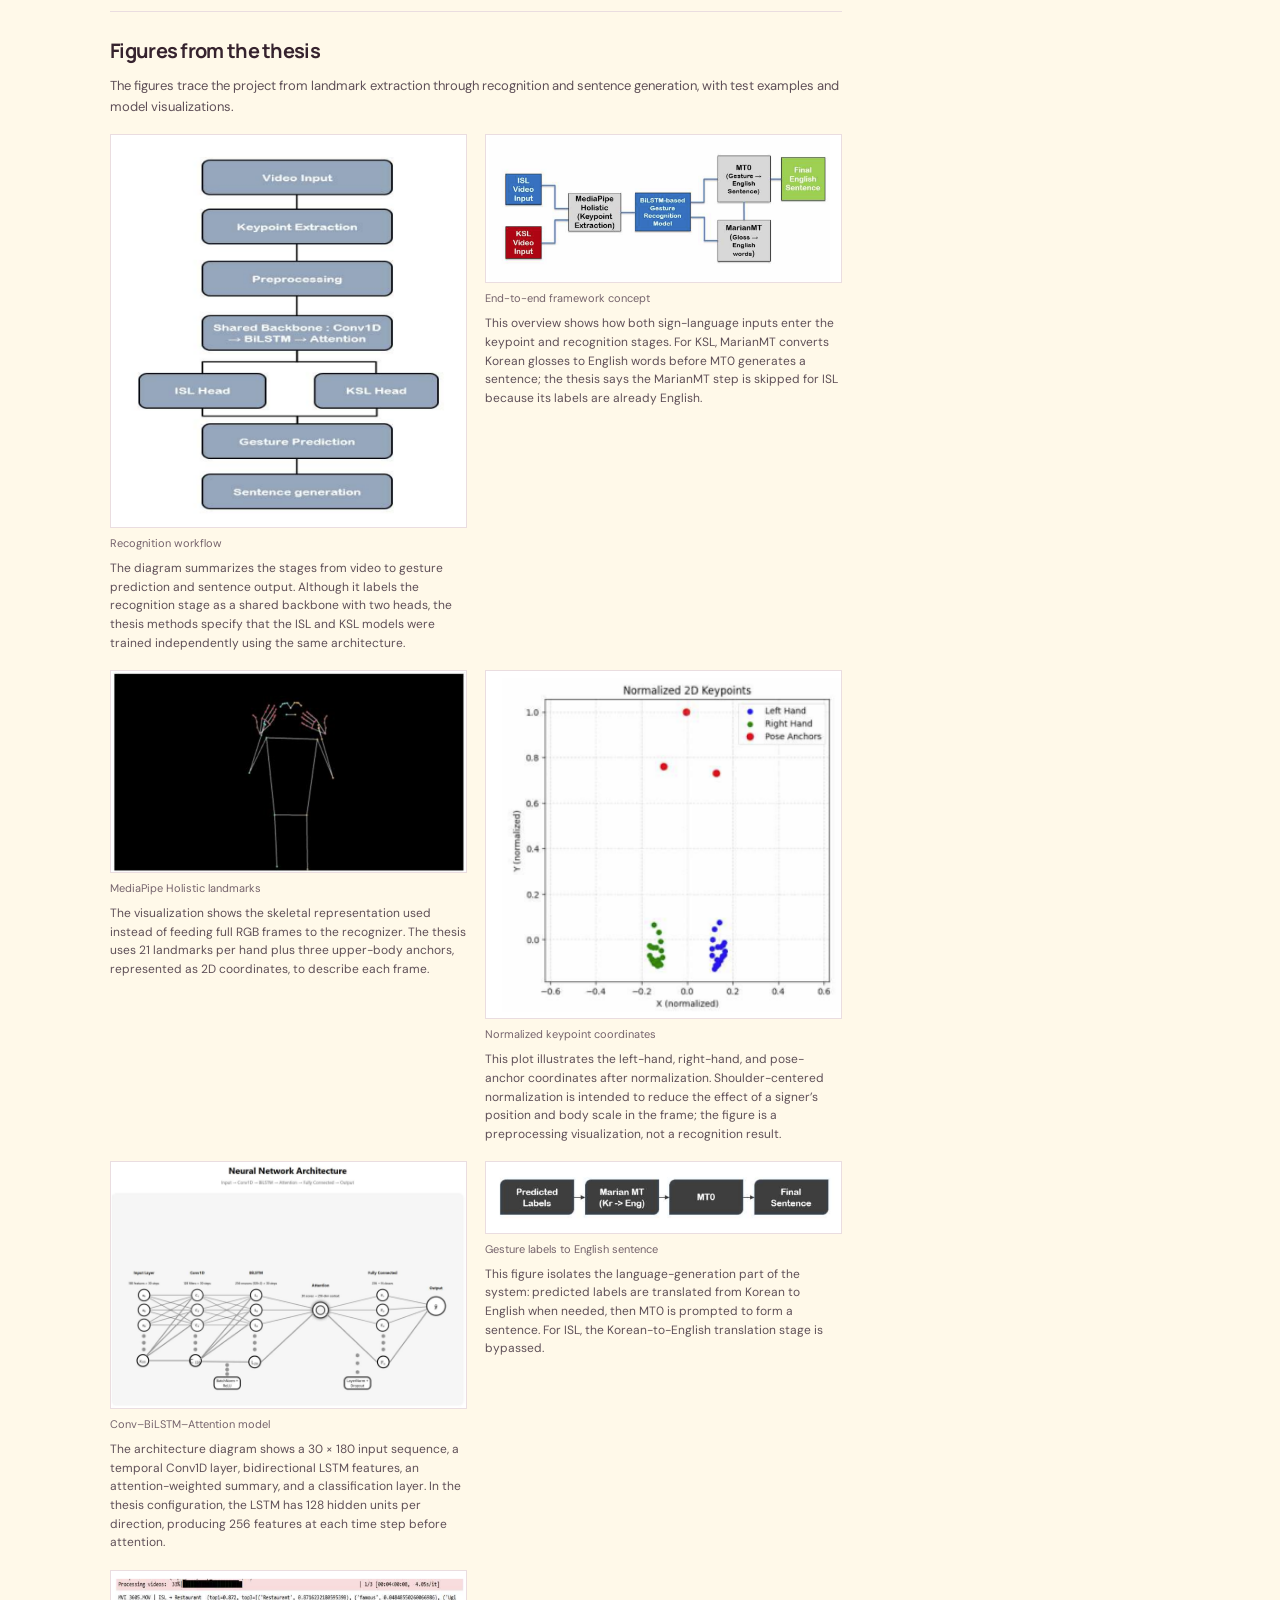
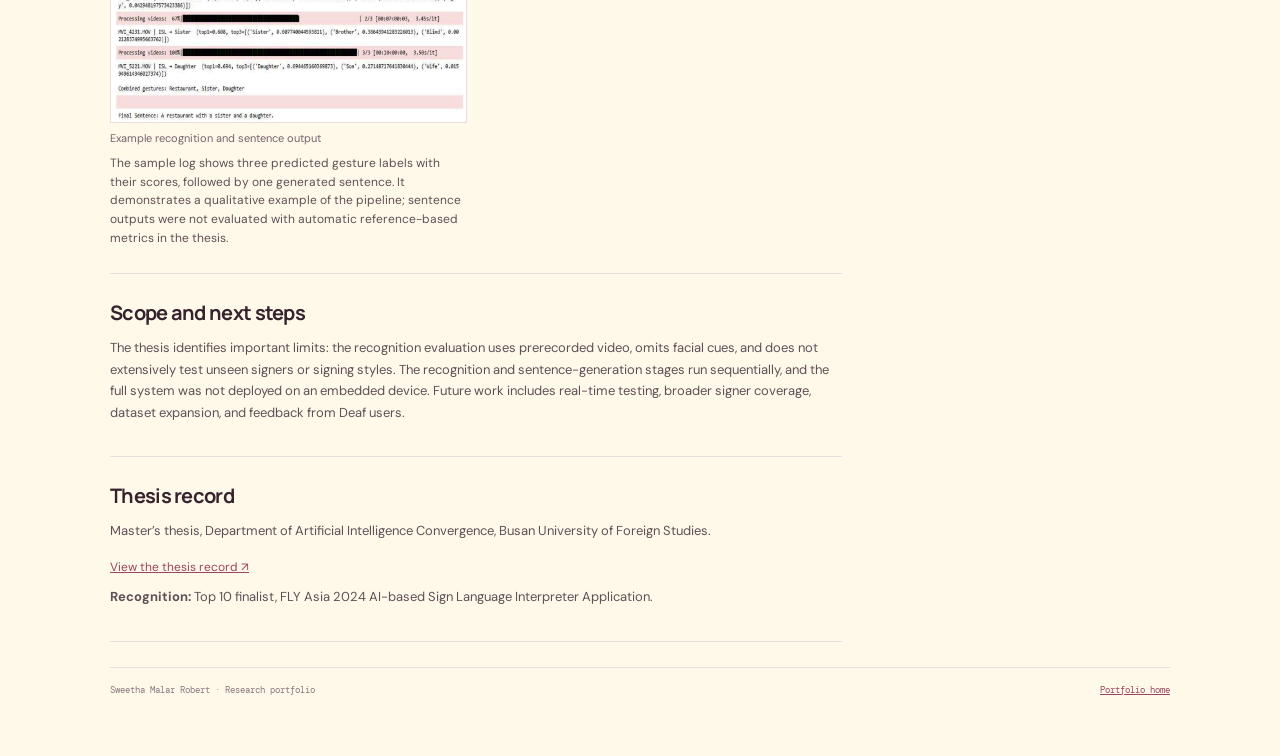
<file: resume/projects/signbridge.html>
<!doctype html>
<html lang="en"><head><meta charset="utf-8"><meta name="viewport" content="width=device-width,initial-scale=1"><title>SignBridge | Sweetha Malar Robert</title><link rel="stylesheet" href="project.css"></head>
<body><main class="detail-page"><a class="back-link" href="../index.html#research">← Back to portfolio overview</a>
  <header class="detail-header"><p class="eyebrow">MASTER’S THESIS · BUSAN UNIVERSITY OF FOREIGN STUDIES</p><h1>SignBridge:<br><em>from hand movement to English text</em></h1><p class="subtitle">A keypoint-based research prototype that recognizes isolated Indian and Korean sign gestures, then explores turning predicted gesture sequences into short English sentences.</p><div class="meta-row"><span>Thesis author</span><span>ISL + KSL</span><span>Conv–BiLSTM–Attention</span><span>MarianMT + MT0</span></div></header>
  <div class="detail-layout"><div class="detail-content">
    <section><h2>The idea</h2><p>SignBridge explores a practical path from a short sign-language video to readable English text. The system first predicts isolated gesture labels from body and hand keypoints. A separate language step then turns a sequence of predicted labels into a short sentence.</p><p>The work uses two datasets and two separately trained recognizers: one for Indian Sign Language (ISL) and one for Korean Sign Language (KSL). Both use the same Conv–BiLSTM–Attention architecture. The thesis presents a shared-backbone diagram, but its methods say the language-specific models were trained independently; the page describes the implemented training setup.</p><p><b>Thesis:</b> “Multilingual Sign Language Recognition and Sentence-Level Translation Framework Using Convolution–BiLSTM–Attention.”</p></section>
    <section><h2>How a video becomes a prediction</h2><p>MediaPipe Holistic extracts 2D hand and upper-body landmarks from prerecorded video clips. The pipeline normalizes the landmarks around the shoulders, adds frame-to-frame velocity features, and resamples each clip to 30 frames. This produces a 30 × 180 sequence: 90 position values plus 90 velocity values per frame.</p><p>A Conv1D layer extracts local motion patterns, a bidirectional LSTM models movement over time, and temporal attention weights the frames before classification. The ISL and KSL recognizers use the same architecture but are trained separately on their respective datasets.</p><p>The thesis reports 264 ISL classes and 402 KSL classes in its dataset summary, with a 70/15/15 train, validation, and test split. It evaluates on prerecorded clips; it does not report a real-time camera evaluation.</p></section>
    <section><h2>From recognized words to a sentence</h2><p>For KSL, the predicted Korean glosses are translated into English words with MarianMT. ISL labels are already English, so they skip that translation step. The resulting words are then passed to MT0, prompted to compose a short English sentence.</p><p>The thesis illustrates examples such as “Restaurant, Sister, Daughter” becoming “A restaurant with a sister and a daughter.” Sentence generation was reviewed qualitatively for fluency, grammar, and relevance; the thesis says it did not compute BLEU or ROUGE because it lacked paired video-to-sentence references.</p></section>
    <section><h2>What the results show</h2><div class="result-pair"><div><b>93.17%</b><span>ISL top-1 test accuracy</span><small>94.67% top-3</small></div><div><b>97.01%</b><span>KSL top-1 test accuracy</span><small>99.25% top-3</small></div></div><p>The thesis attributes the higher KSL score in part to its more consistent recording conditions, while the ISL data includes greater variation in lighting, camera angle, and signer style. These figures describe the thesis test splits and are not evidence of performance across all signers or everyday use.</p></section>
    <section><h2>Figures from the thesis</h2><p>The figures trace the project from landmark extraction through recognition and sentence generation, with test examples and model visualizations.</p><div class="paper-figures">
      <figure><img src="../images/thesis/workflow.png" alt="Workflow diagram connecting video input, keypoint extraction, preprocessing, Conv1D-BiLSTM-Attention, ISL and KSL heads, gesture prediction, and sentence generation"><figcaption>Recognition workflow</figcaption><p class="figure-explanation">The diagram summarizes the stages from video to gesture prediction and sentence output. Although it labels the recognition stage as a shared backbone with two heads, the thesis methods specify that the ISL and KSL models were trained independently using the same architecture.</p></figure>
      <figure><img src="../images/thesis/framework.png" alt="Framework diagram showing ISL and KSL video inputs, MediaPipe Holistic, a BiLSTM gesture model, MarianMT for gloss translation, and MT0 for English sentence generation"><figcaption>End-to-end framework concept</figcaption><p class="figure-explanation">This overview shows how both sign-language inputs enter the keypoint and recognition stages. For KSL, MarianMT converts Korean glosses to English words before MT0 generates a sentence; the thesis says the MarianMT step is skipped for ISL because its labels are already English.</p></figure>
      <figure><img src="../images/thesis/keypoints.png" alt="Pose and hand skeleton landmarks extracted from a sign-language video frame"><figcaption>MediaPipe Holistic landmarks</figcaption><p class="figure-explanation">The visualization shows the skeletal representation used instead of feeding full RGB frames to the recognizer. The thesis uses 21 landmarks per hand plus three upper-body anchors, represented as 2D coordinates, to describe each frame.</p></figure>
      <figure><img src="../images/thesis/normalizedkey.png" alt="Scatter plot of normalized left-hand, right-hand, and pose-anchor keypoint coordinates"><figcaption>Normalized keypoint coordinates</figcaption><p class="figure-explanation">This plot illustrates the left-hand, right-hand, and pose-anchor coordinates after normalization. Shoulder-centered normalization is intended to reduce the effect of a signer’s position and body scale in the frame; the figure is a preprocessing visualization, not a recognition result.</p></figure>
      <figure><img src="../images/thesis/architecture.png" alt="Conv1D, bidirectional LSTM, temporal attention, and fully connected classification architecture for 30-frame by 180-feature input"><figcaption>Conv–BiLSTM–Attention model</figcaption><p class="figure-explanation">The architecture diagram shows a 30 × 180 input sequence, a temporal Conv1D layer, bidirectional LSTM features, an attention-weighted summary, and a classification layer. In the thesis configuration, the LSTM has 128 hidden units per direction, producing 256 features at each time step before attention.</p></figure>
      <figure><img src="../images/thesis/nlp.png" alt="Text workflow from predicted labels through Korean-to-English MarianMT and MT0 sentence generation"><figcaption>Gesture labels to English sentence</figcaption><p class="figure-explanation">This figure isolates the language-generation part of the system: predicted labels are translated from Korean to English when needed, then MT0 is prompted to form a sentence. For ISL, the Korean-to-English translation stage is bypassed.</p></figure>
      <figure><img src="../images/thesis/results.png" alt="Example processing log showing top predictions for restaurant, sister, and daughter gestures and a generated English sentence"><figcaption>Example recognition and sentence output</figcaption><p class="figure-explanation">The sample log shows three predicted gesture labels with their scores, followed by one generated sentence. It demonstrates a qualitative example of the pipeline; sentence outputs were not evaluated with automatic reference-based metrics in the thesis.</p></figure>
    </div></section>
    <section><h2>Scope and next steps</h2><p>The thesis identifies important limits: the recognition evaluation uses prerecorded video, omits facial cues, and does not extensively test unseen signers or signing styles. The recognition and sentence-generation stages run sequentially, and the full system was not deployed on an embedded device. Future work includes real-time testing, broader signer coverage, dataset expansion, and feedback from Deaf users.</p></section>
    <section><h2>Thesis record</h2><p>Master’s thesis, Department of Artificial Intelligence Convergence, Busan University of Foreign Studies.</p><a class="paper-link" href="https://dl.nanet.go.kr/SearchDetailView.do?cn=KDMT12026000038259&amp;sysid=nadl#none" target="_blank" rel="noopener">View the thesis record ↗</a><p><b>Recognition:</b> Top 10 finalist, FLY Asia 2024 AI-based Sign Language Interpreter Application.</p></section>
  </div><aside class="detail-aside"><h2>At a glance</h2><p><b>Task</b><br>Isolated gesture recognition + English sentence generation</p><p><b>Sign languages</b><br>Indian Sign Language · Korean Sign Language</p><p><b>Input</b><br>30 × 180 MediaPipe Holistic features</p><p><b>Recognition model</b><br>Conv1D · BiLSTM · temporal attention</p><p><b>Test top-1 accuracy</b><br>ISL 93.17% · KSL 97.01%</p><p><b>Sentence generation</b><br>MarianMT (KSL glosses) · MT0</p><p><b>Evaluation scope</b><br>Prerecorded video; qualitative review of generated sentences</p></aside></div>
  <footer class="detail-footer"><span>Sweetha Malar Robert · Research portfolio</span><a href="../index.html">Portfolio home</a></footer>
</main></body></html>
</file>
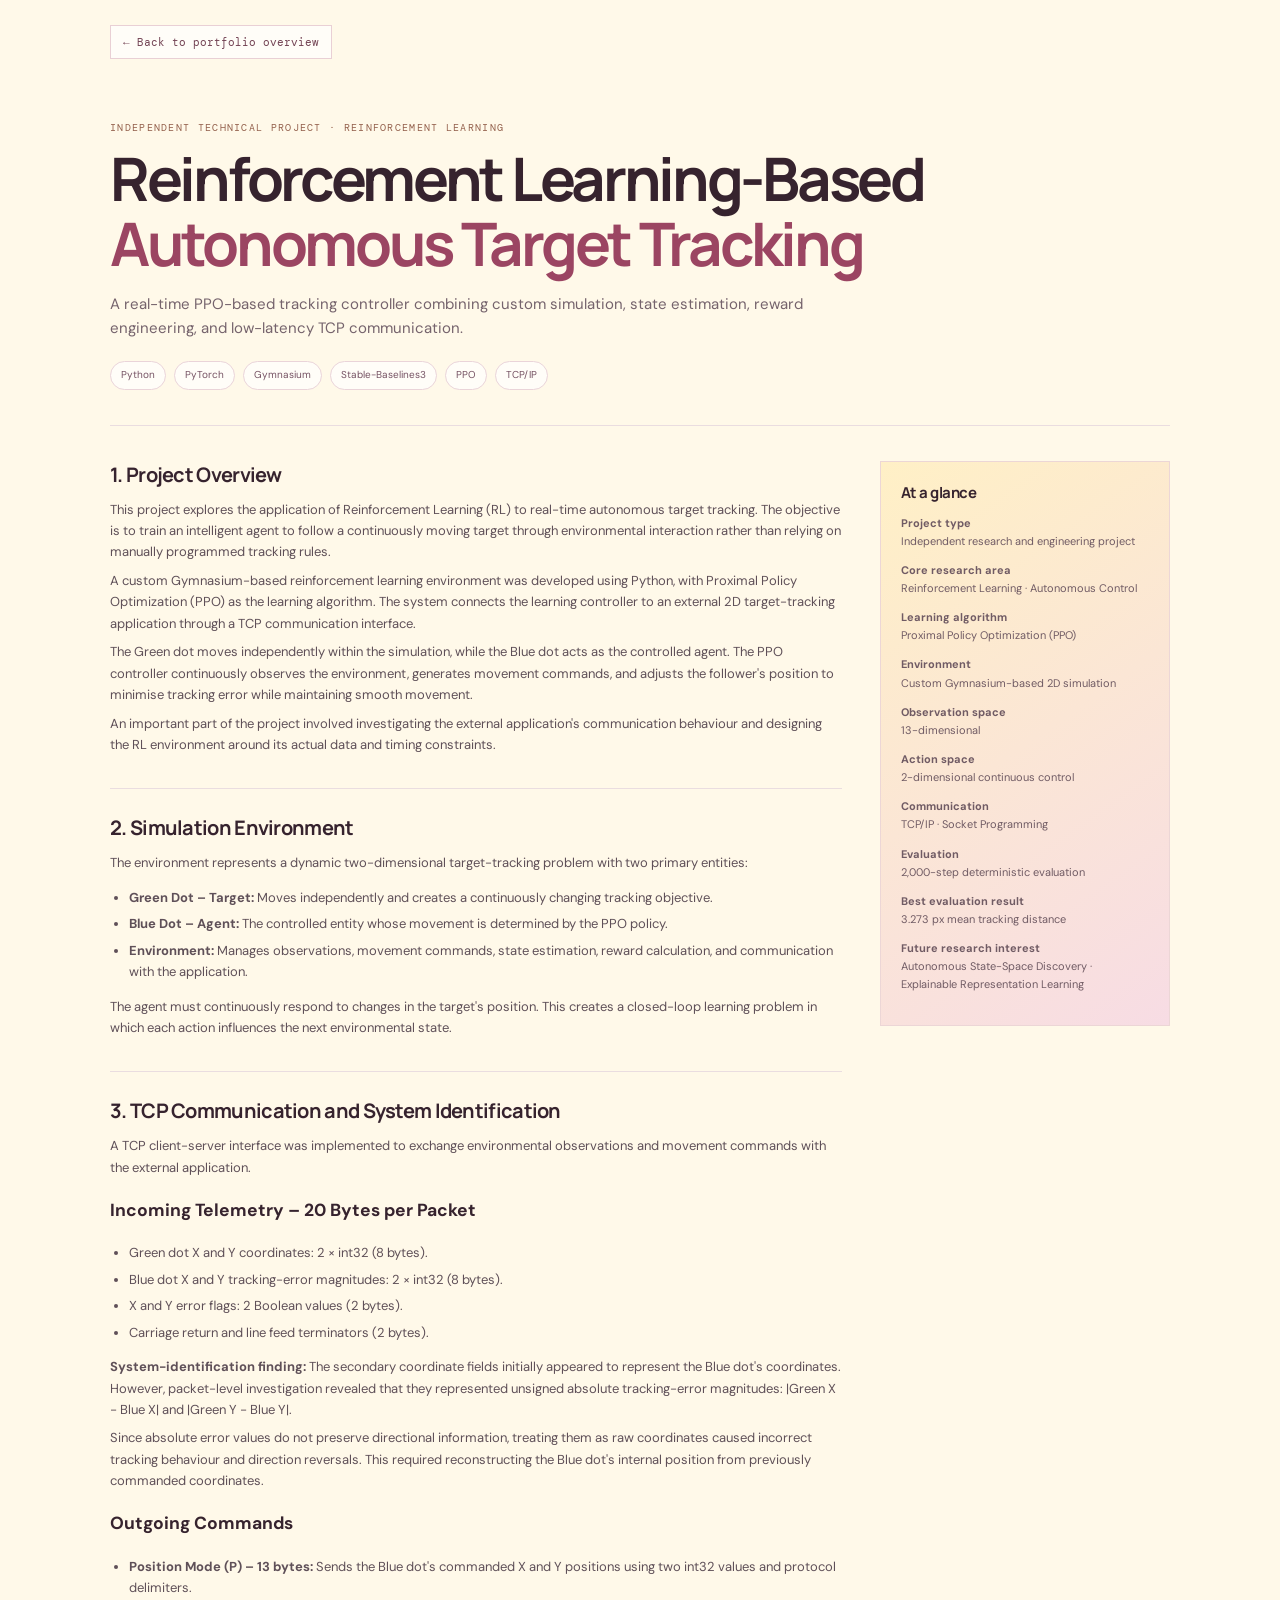
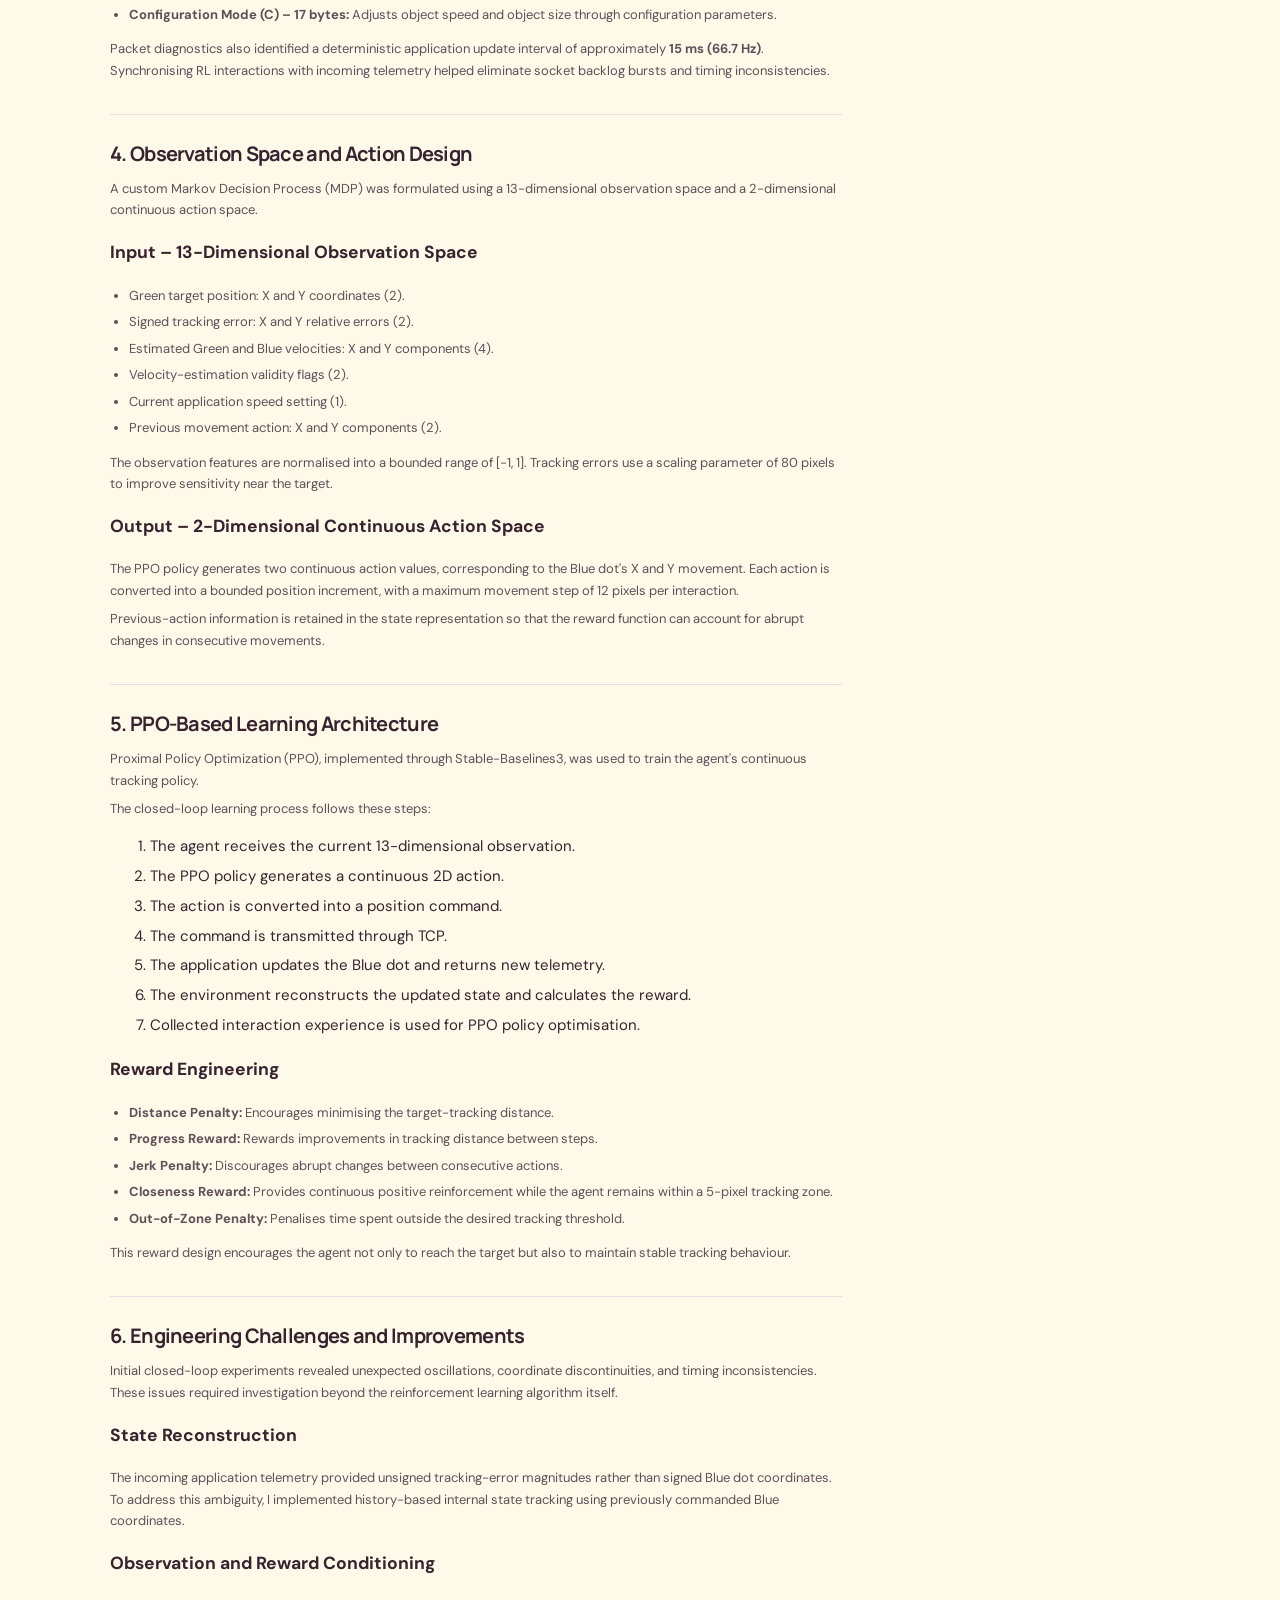
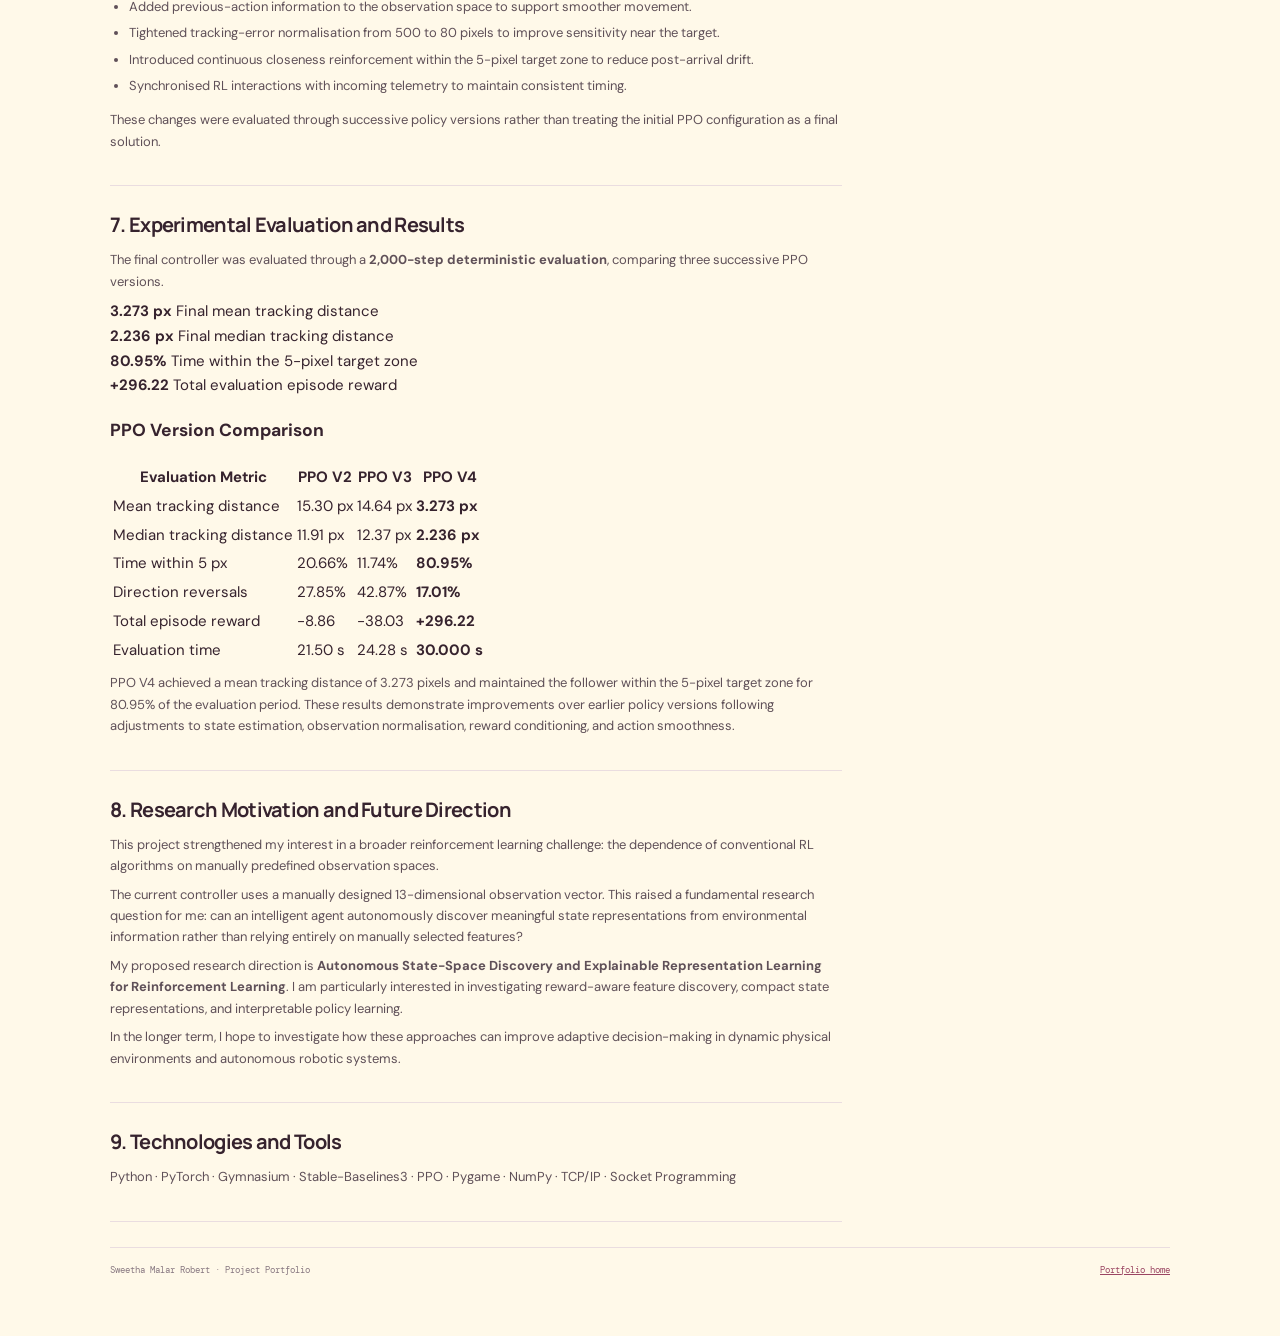
<file: resume/projects/target-tracking.html>
<!doctype html>
<html lang="en">
<head>
  <meta charset="utf-8">
  <meta name="viewport" content="width=device-width,initial-scale=1">
  <title>RL Target-Tracking Simulation | Sweetha Malar Robert</title>
  <link rel="stylesheet" href="project.css">
</head>

<body>
<main class="detail-page">

  <a class="back-link" href="../index.html#independent">
    ← Back to portfolio overview
  </a>

  <header class="detail-header">
    <p class="eyebrow">INDEPENDENT TECHNICAL PROJECT · REINFORCEMENT LEARNING</p>

    <h1>
      Reinforcement Learning-Based
      <em>Autonomous Target Tracking</em>
    </h1>

    <p class="subtitle">
      A real-time PPO-based tracking controller combining custom
      simulation, state estimation, reward engineering, and
      low-latency TCP communication.
    </p>

    <div class="meta-row">
      <span>Python</span>
      <span>PyTorch</span>
      <span>Gymnasium</span>
      <span>Stable-Baselines3</span>
      <span>PPO</span>
      <span>TCP/IP</span>
    </div>
  </header>

  <div class="detail-layout">

    <div class="detail-content">

      <section>
        <h2>1. Project Overview</h2>

        <p>
          This project explores the application of Reinforcement Learning
          (RL) to real-time autonomous target tracking. The objective is
          to train an intelligent agent to follow a continuously moving
          target through environmental interaction rather than relying
          on manually programmed tracking rules.
        </p>

        <p>
          A custom Gymnasium-based reinforcement learning environment
          was developed using Python, with Proximal Policy Optimization
          (PPO) as the learning algorithm. The system connects the
          learning controller to an external 2D target-tracking
          application through a TCP communication interface.
        </p>

        <p>
          The Green dot moves independently within the simulation,
          while the Blue dot acts as the controlled agent. The PPO
          controller continuously observes the environment, generates
          movement commands, and adjusts the follower's position to
          minimise tracking error while maintaining smooth movement.
        </p>

        <p>
          An important part of the project involved investigating
          the external application's communication behaviour and
          designing the RL environment around its actual data and
          timing constraints.
        </p>
      </section>

      <section>
        <h2>2. Simulation Environment</h2>

        <p>
          The environment represents a dynamic two-dimensional
          target-tracking problem with two primary entities:
        </p>

        <ul>
          <li>
            <strong>Green Dot – Target:</strong>
            Moves independently and creates a continuously changing
            tracking objective.
          </li>
          <li>
            <strong>Blue Dot – Agent:</strong>
            The controlled entity whose movement is determined by
            the PPO policy.
          </li>
          <li>
            <strong>Environment:</strong>
            Manages observations, movement commands, state estimation,
            reward calculation, and communication with the application.
          </li>
        </ul>

        <p>
          The agent must continuously respond to changes in the
          target's position. This creates a closed-loop learning
          problem in which each action influences the next
          environmental state.
        </p>
      </section>

      <section>
        <h2>3. TCP Communication and System Identification</h2>

        <p>
          A TCP client-server interface was implemented to exchange
          environmental observations and movement commands with the
          external application.
        </p>

        <h3>Incoming Telemetry – 20 Bytes per Packet</h3>

        <ul>
          <li>Green dot X and Y coordinates: 2 × int32 (8 bytes).</li>
          <li>Blue dot X and Y tracking-error magnitudes: 2 × int32 (8 bytes).</li>
          <li>X and Y error flags: 2 Boolean values (2 bytes).</li>
          <li>Carriage return and line feed terminators (2 bytes).</li>
        </ul>

        <p>
          <strong>System-identification finding:</strong>
          The secondary coordinate fields initially appeared to
          represent the Blue dot's coordinates. However, packet-level
          investigation revealed that they represented unsigned
          absolute tracking-error magnitudes:
          |Green X − Blue X| and |Green Y − Blue Y|.
        </p>

        <p>
          Since absolute error values do not preserve directional
          information, treating them as raw coordinates caused
          incorrect tracking behaviour and direction reversals.
          This required reconstructing the Blue dot's internal
          position from previously commanded coordinates.
        </p>

        <h3>Outgoing Commands</h3>

        <ul>
          <li>
            <strong>Position Mode (P) – 13 bytes:</strong>
            Sends the Blue dot's commanded X and Y positions using
            two int32 values and protocol delimiters.
          </li>
          <li>
            <strong>Configuration Mode (C) – 17 bytes:</strong>
            Adjusts object speed and object size through
            configuration parameters.
          </li>
        </ul>

        <p>
          Packet diagnostics also identified a deterministic
          application update interval of approximately
          <strong>15 ms (66.7 Hz)</strong>. Synchronising RL
          interactions with incoming telemetry helped eliminate
          socket backlog bursts and timing inconsistencies.
        </p>
      </section>

      <section>
        <h2>4. Observation Space and Action Design</h2>

        <p>
          A custom Markov Decision Process (MDP) was formulated
          using a 13-dimensional observation space and a
          2-dimensional continuous action space.
        </p>

        <h3>Input – 13-Dimensional Observation Space</h3>

        <ul>
          <li>Green target position: X and Y coordinates (2).</li>
          <li>Signed tracking error: X and Y relative errors (2).</li>
          <li>Estimated Green and Blue velocities: X and Y components (4).</li>
          <li>Velocity-estimation validity flags (2).</li>
          <li>Current application speed setting (1).</li>
          <li>Previous movement action: X and Y components (2).</li>
        </ul>

        <p>
          The observation features are normalised into a bounded
          range of [-1, 1]. Tracking errors use a scaling parameter
          of 80 pixels to improve sensitivity near the target.
        </p>

        <h3>Output – 2-Dimensional Continuous Action Space</h3>

        <p>
          The PPO policy generates two continuous action values,
          corresponding to the Blue dot's X and Y movement.
          Each action is converted into a bounded position increment,
          with a maximum movement step of 12 pixels per interaction.
        </p>

        <p>
          Previous-action information is retained in the state
          representation so that the reward function can account
          for abrupt changes in consecutive movements.
        </p>
      </section>

      <section>
        <h2>5. PPO-Based Learning Architecture</h2>

        <p>
          Proximal Policy Optimization (PPO), implemented through
          Stable-Baselines3, was used to train the agent's
          continuous tracking policy.
        </p>

        <p>The closed-loop learning process follows these steps:</p>

        <ol>
          <li>The agent receives the current 13-dimensional observation.</li>
          <li>The PPO policy generates a continuous 2D action.</li>
          <li>The action is converted into a position command.</li>
          <li>The command is transmitted through TCP.</li>
          <li>The application updates the Blue dot and returns new telemetry.</li>
          <li>The environment reconstructs the updated state and calculates the reward.</li>
          <li>Collected interaction experience is used for PPO policy optimisation.</li>
        </ol>

        <h3>Reward Engineering</h3>

        <ul>
          <li>
            <strong>Distance Penalty:</strong>
            Encourages minimising the target-tracking distance.
          </li>
          <li>
            <strong>Progress Reward:</strong>
            Rewards improvements in tracking distance between steps.
          </li>
          <li>
            <strong>Jerk Penalty:</strong>
            Discourages abrupt changes between consecutive actions.
          </li>
          <li>
            <strong>Closeness Reward:</strong>
            Provides continuous positive reinforcement while
            the agent remains within a 5-pixel tracking zone.
          </li>
          <li>
            <strong>Out-of-Zone Penalty:</strong>
            Penalises time spent outside the desired tracking threshold.
          </li>
        </ul>

        <p>
          This reward design encourages the agent not only to reach
          the target but also to maintain stable tracking behaviour.
        </p>
      </section>

      <section>
        <h2>6. Engineering Challenges and Improvements</h2>

        <p>
          Initial closed-loop experiments revealed unexpected
          oscillations, coordinate discontinuities, and timing
          inconsistencies. These issues required investigation
          beyond the reinforcement learning algorithm itself.
        </p>

        <h3>State Reconstruction</h3>

        <p>
          The incoming application telemetry provided unsigned
          tracking-error magnitudes rather than signed Blue dot
          coordinates. To address this ambiguity, I implemented
          history-based internal state tracking using previously
          commanded Blue coordinates.
        </p>

        <h3>Observation and Reward Conditioning</h3>

        <ul>
          <li>
            Added previous-action information to the observation
            space to support smoother movement.
          </li>
          <li>
            Tightened tracking-error normalisation from 500 to
            80 pixels to improve sensitivity near the target.
          </li>
          <li>
            Introduced continuous closeness reinforcement within
            the 5-pixel target zone to reduce post-arrival drift.
          </li>
          <li>
            Synchronised RL interactions with incoming telemetry
            to maintain consistent timing.
          </li>
        </ul>

        <p>
          These changes were evaluated through successive policy
          versions rather than treating the initial PPO configuration
          as a final solution.
        </p>
      </section>

      <section>
        <h2>7. Experimental Evaluation and Results</h2>

        <p>
          The final controller was evaluated through a
          <strong>2,000-step deterministic evaluation</strong>,
          comparing three successive PPO versions.
        </p>

        <div class="results-grid">
          <div class="result-card">
            <strong>3.273 px</strong>
            <span>Final mean tracking distance</span>
          </div>

          <div class="result-card">
            <strong>2.236 px</strong>
            <span>Final median tracking distance</span>
          </div>

          <div class="result-card">
            <strong>80.95%</strong>
            <span>Time within the 5-pixel target zone</span>
          </div>

          <div class="result-card">
            <strong>+296.22</strong>
            <span>Total evaluation episode reward</span>
          </div>
        </div>

        <h3>PPO Version Comparison</h3>

        <div class="table-responsive">
          <table>
            <thead>
              <tr>
                <th>Evaluation Metric</th>
                <th>PPO V2</th>
                <th>PPO V3</th>
                <th>PPO V4</th>
              </tr>
            </thead>
            <tbody>
              <tr>
                <td>Mean tracking distance</td>
                <td>15.30 px</td>
                <td>14.64 px</td>
                <td><strong>3.273 px</strong></td>
              </tr>
              <tr>
                <td>Median tracking distance</td>
                <td>11.91 px</td>
                <td>12.37 px</td>
                <td><strong>2.236 px</strong></td>
              </tr>
              <tr>
                <td>Time within 5 px</td>
                <td>20.66%</td>
                <td>11.74%</td>
                <td><strong>80.95%</strong></td>
              </tr>
              <tr>
                <td>Direction reversals</td>
                <td>27.85%</td>
                <td>42.87%</td>
                <td><strong>17.01%</strong></td>
              </tr>
              <tr>
                <td>Total episode reward</td>
                <td>-8.86</td>
                <td>-38.03</td>
                <td><strong>+296.22</strong></td>
              </tr>
              <tr>
                <td>Evaluation time</td>
                <td>21.50 s</td>
                <td>24.28 s</td>
                <td><strong>30.000 s</strong></td>
              </tr>
            </tbody>
          </table>
        </div>

        <p>
          PPO V4 achieved a mean tracking distance of 3.273 pixels
          and maintained the follower within the 5-pixel target
          zone for 80.95% of the evaluation period. These results
          demonstrate improvements over earlier policy versions
          following adjustments to state estimation, observation
          normalisation, reward conditioning, and action smoothness.
        </p>
      </section>

      <section>
        <h2>8. Research Motivation and Future Direction</h2>

        <p>
          This project strengthened my interest in a broader
          reinforcement learning challenge: the dependence of
          conventional RL algorithms on manually predefined
          observation spaces.
        </p>

        <p>
          The current controller uses a manually designed
          13-dimensional observation vector. This raised a
          fundamental research question for me: can an intelligent
          agent autonomously discover meaningful state representations
          from environmental information rather than relying
          entirely on manually selected features?
        </p>

        <p>
          My proposed research direction is
          <strong>Autonomous State-Space Discovery and Explainable
          Representation Learning for Reinforcement Learning</strong>.
          I am particularly interested in investigating reward-aware
          feature discovery, compact state representations,
          and interpretable policy learning.
        </p>

        <p>
          In the longer term, I hope to investigate how these
          approaches can improve adaptive decision-making in
          dynamic physical environments and autonomous robotic systems.
        </p>
      </section>

      <section>
        <h2>9. Technologies and Tools</h2>

        <p>
          Python · PyTorch · Gymnasium · Stable-Baselines3 ·
          PPO · Pygame · NumPy · TCP/IP · Socket Programming
        </p>
      </section>

    </div>

    <aside class="detail-aside">
      <h2>At a glance</h2>

      <p>
        <b>Project type</b><br>
        Independent research and engineering project
      </p>

      <p>
        <b>Core research area</b><br>
        Reinforcement Learning · Autonomous Control
      </p>

      <p>
        <b>Learning algorithm</b><br>
        Proximal Policy Optimization (PPO)
      </p>

      <p>
        <b>Environment</b><br>
        Custom Gymnasium-based 2D simulation
      </p>

      <p>
        <b>Observation space</b><br>
        13-dimensional
      </p>

      <p>
        <b>Action space</b><br>
        2-dimensional continuous control
      </p>

      <p>
        <b>Communication</b><br>
        TCP/IP · Socket Programming
      </p>

      <p>
        <b>Evaluation</b><br>
        2,000-step deterministic evaluation
      </p>

      <p>
        <b>Best evaluation result</b><br>
        3.273 px mean tracking distance
      </p>

      <p>
        <b>Future research interest</b><br>
        Autonomous State-Space Discovery ·
        Explainable Representation Learning
      </p>
    </aside>

  </div>

  <footer class="detail-footer">
    <span>Sweetha Malar Robert · Project Portfolio</span>
    <a href="../index.html">Portfolio home</a>
  </footer>

</main>
</body>
</html>
</file>
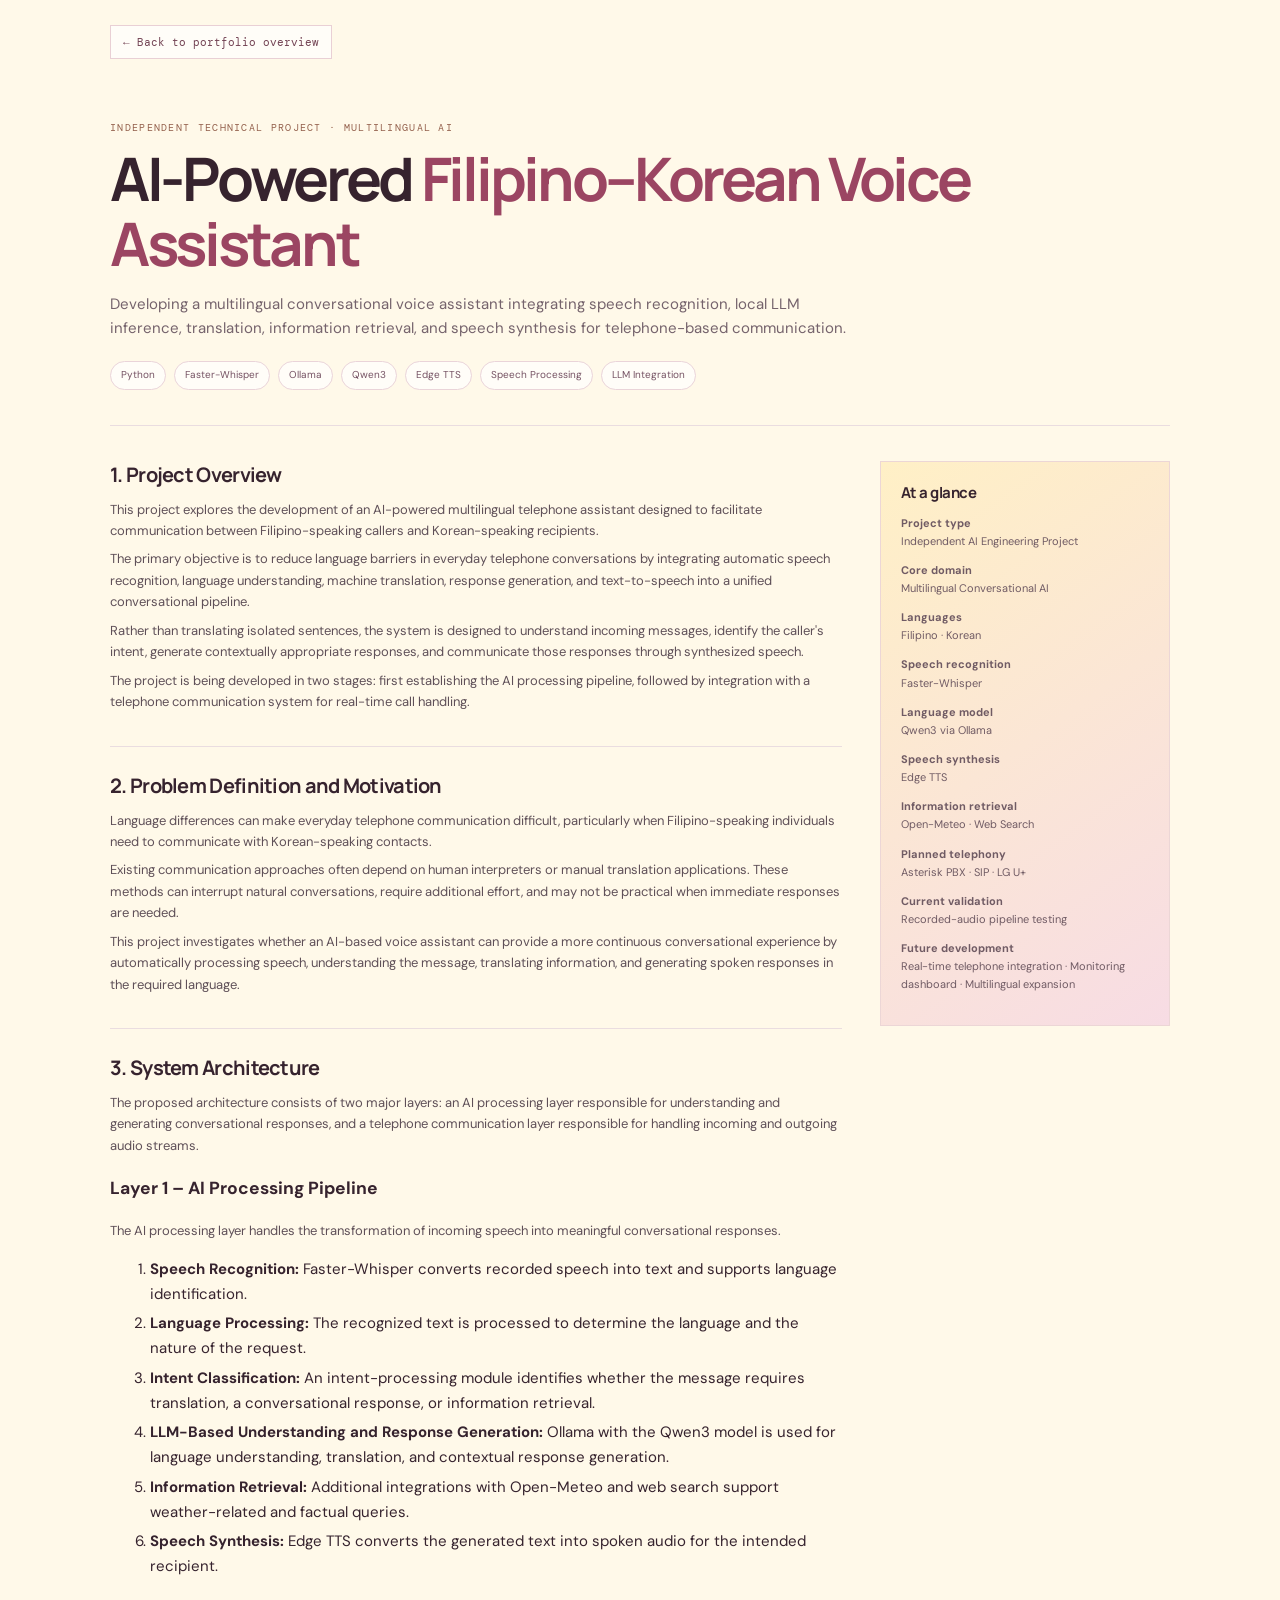
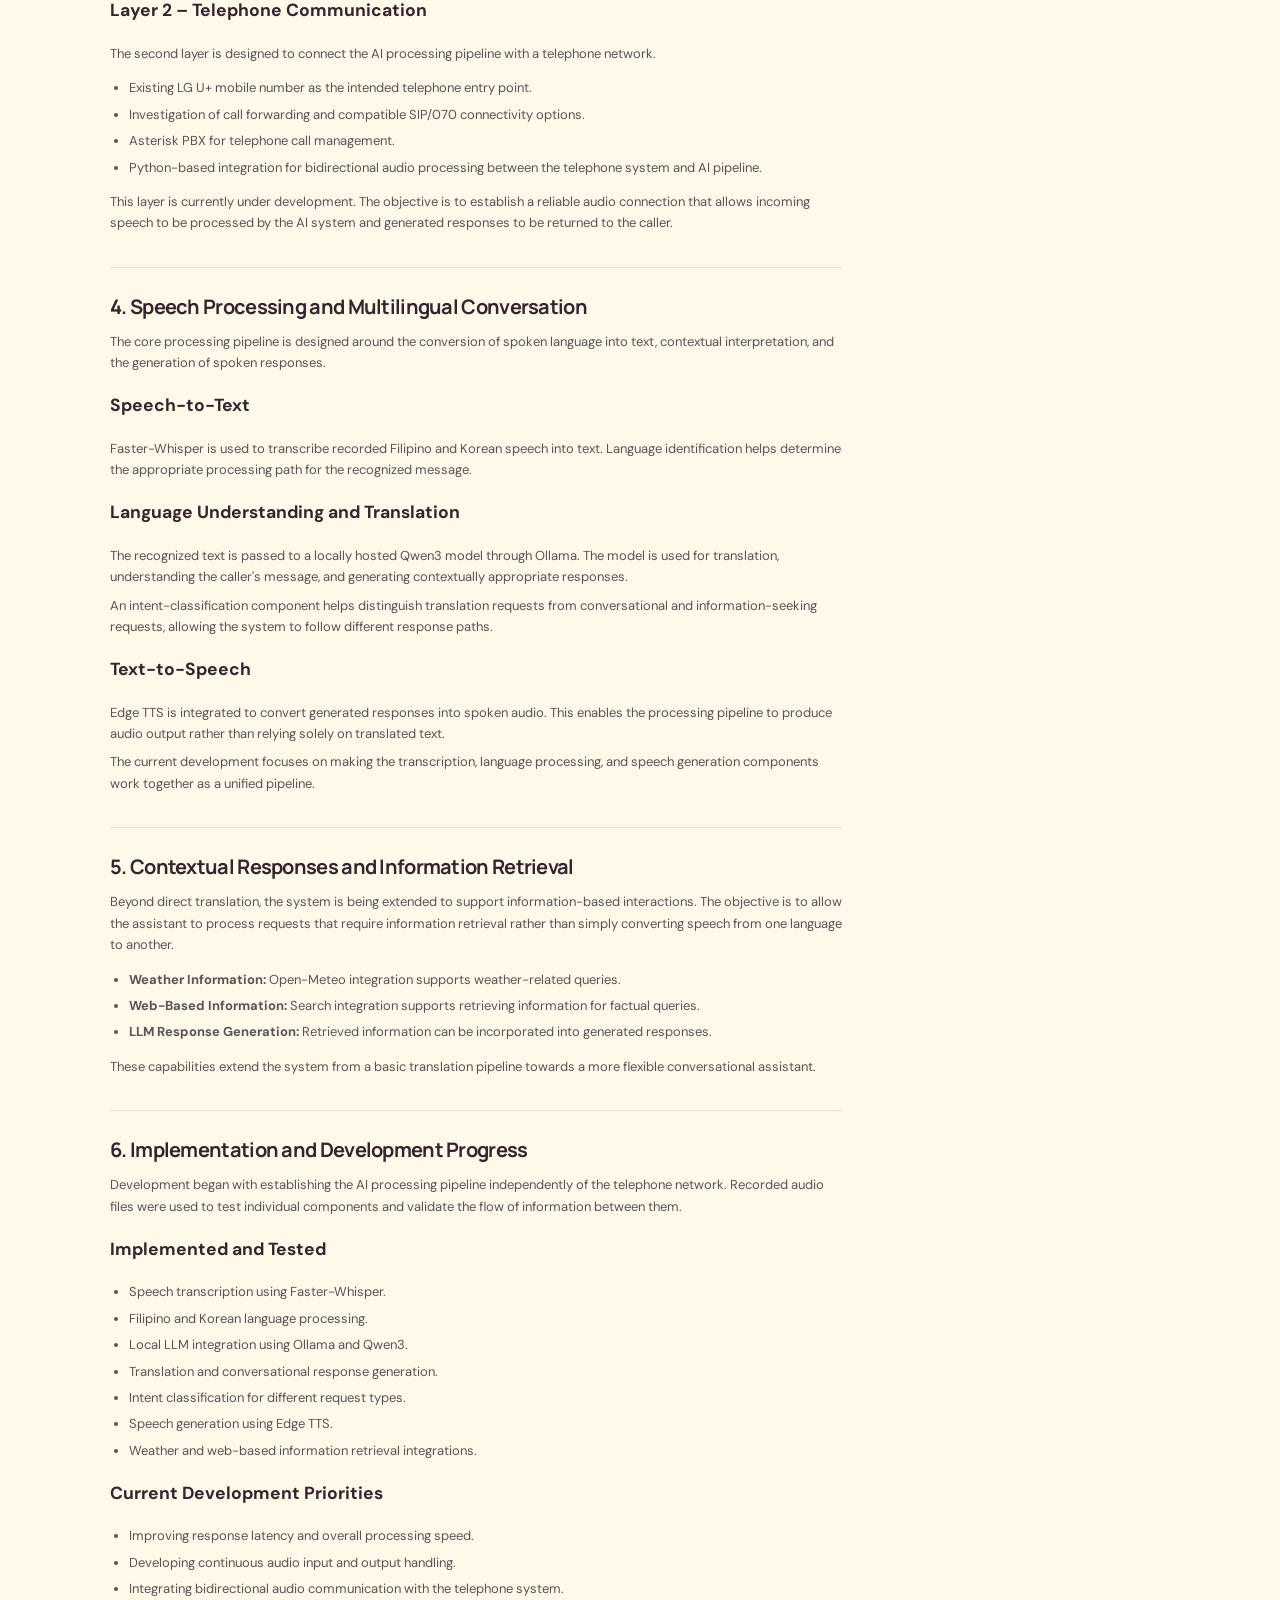
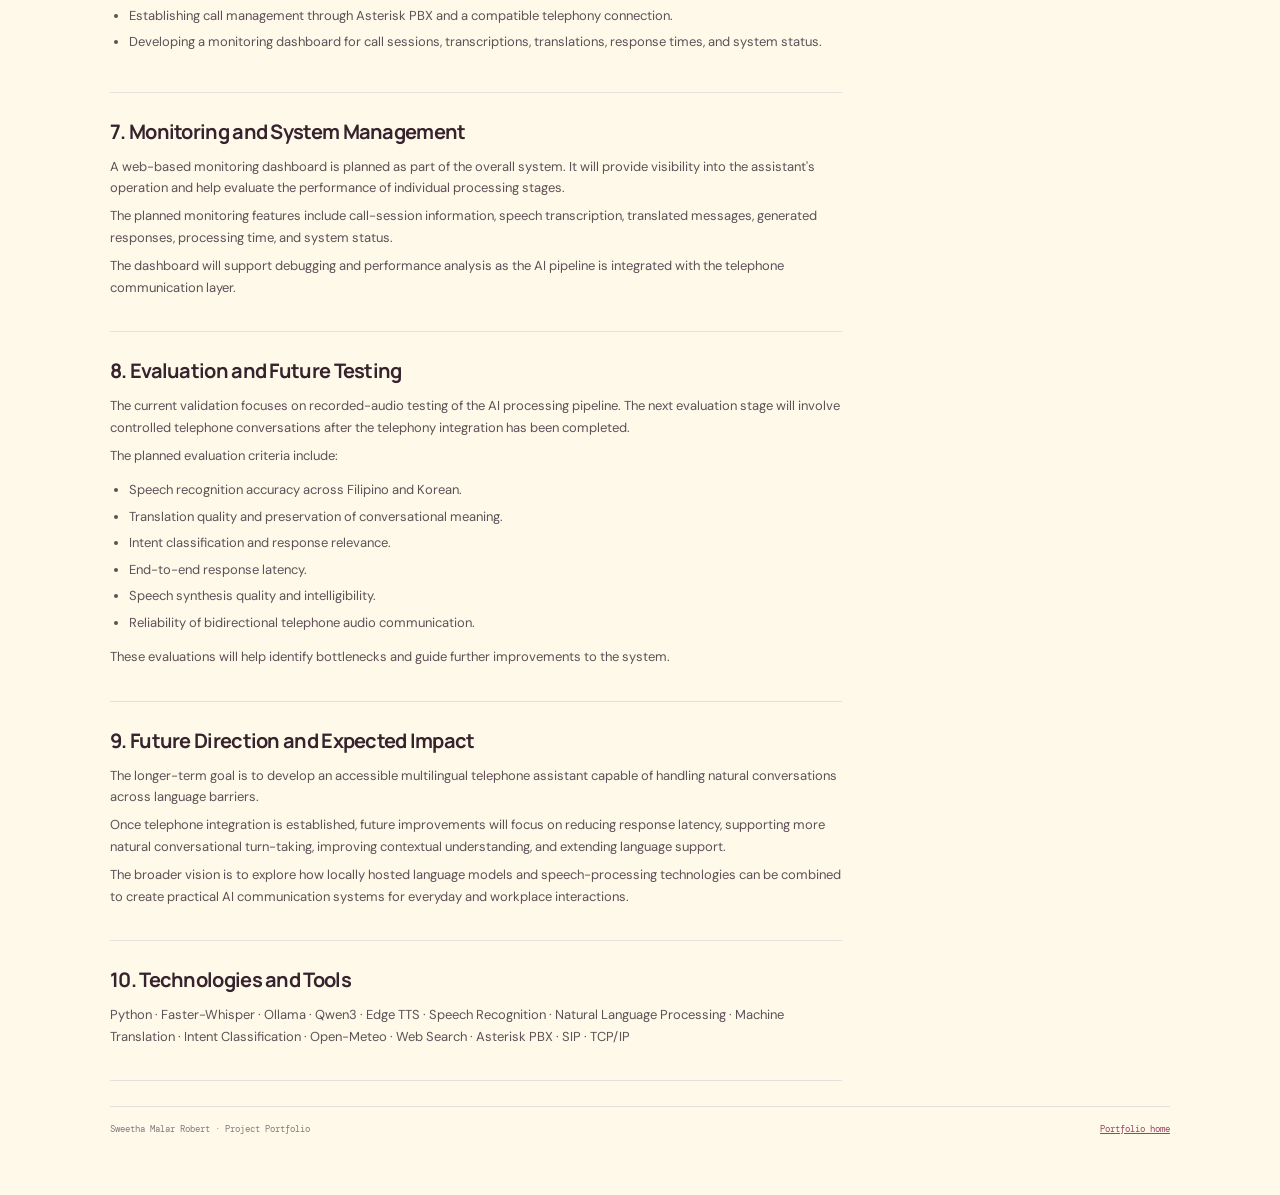
<file: resume/projects/voice-assistant.html>
<!doctype html>
<html lang="en">
<head>
  <meta charset="utf-8">
  <meta name="viewport" content="width=device-width,initial-scale=1">
  <title>AI-Powered Filipino–Korean Voice Assistant | Sweetha Malar Robert</title>
  <link rel="stylesheet" href="project.css">
</head>

<body>
<main class="detail-page">

  <a class="back-link" href="../index.html#independent">
    ← Back to portfolio overview
  </a>

  <header class="detail-header">
    <p class="eyebrow">INDEPENDENT TECHNICAL PROJECT · MULTILINGUAL AI</p>

    <h1>
      AI-Powered <em>Filipino–Korean Voice Assistant</em>
    </h1>

    <p class="subtitle">
      Developing a multilingual conversational voice assistant
      integrating speech recognition, local LLM inference,
      translation, information retrieval, and speech synthesis
      for telephone-based communication.
    </p>

    <div class="meta-row">
      <span>Python</span>
      <span>Faster-Whisper</span>
      <span>Ollama</span>
      <span>Qwen3</span>
      <span>Edge TTS</span>
      <span>Speech Processing</span>
      <span>LLM Integration</span>
    </div>
  </header>

  <div class="detail-layout">

    <div class="detail-content">

      <!-- OVERVIEW -->
      <section>
        <h2>1. Project Overview</h2>

        <p>
          This project explores the development of an AI-powered
          multilingual telephone assistant designed to facilitate
          communication between Filipino-speaking callers and
          Korean-speaking recipients.
        </p>

        <p>
          The primary objective is to reduce language barriers
          in everyday telephone conversations by integrating
          automatic speech recognition, language understanding,
          machine translation, response generation, and
          text-to-speech into a unified conversational pipeline.
        </p>

        <p>
          Rather than translating isolated sentences, the system
          is designed to understand incoming messages, identify
          the caller's intent, generate contextually appropriate
          responses, and communicate those responses through
          synthesized speech.
        </p>

        <p>
          The project is being developed in two stages:
          first establishing the AI processing pipeline, followed
          by integration with a telephone communication system
          for real-time call handling.
        </p>
      </section>

      <!-- PROBLEM -->
      <section>
        <h2>2. Problem Definition and Motivation</h2>

        <p>
          Language differences can make everyday telephone
          communication difficult, particularly when Filipino-speaking
          individuals need to communicate with Korean-speaking
          contacts.
        </p>

        <p>
          Existing communication approaches often depend on
          human interpreters or manual translation applications.
          These methods can interrupt natural conversations,
          require additional effort, and may not be practical
          when immediate responses are needed.
        </p>

        <p>
          This project investigates whether an AI-based voice
          assistant can provide a more continuous conversational
          experience by automatically processing speech,
          understanding the message, translating information,
          and generating spoken responses in the required language.
        </p>
      </section>

      <!-- SYSTEM ARCHITECTURE -->
      <section>
        <h2>3. System Architecture</h2>

        <p>
          The proposed architecture consists of two major layers:
          an AI processing layer responsible for understanding
          and generating conversational responses, and a telephone
          communication layer responsible for handling incoming
          and outgoing audio streams.
        </p>

        <h3>Layer 1 – AI Processing Pipeline</h3>

        <p>
          The AI processing layer handles the transformation
          of incoming speech into meaningful conversational
          responses.
        </p>

        <ol>
          <li>
            <strong>Speech Recognition:</strong>
            Faster-Whisper converts recorded speech into text
            and supports language identification.
          </li>
          <li>
            <strong>Language Processing:</strong>
            The recognized text is processed to determine
            the language and the nature of the request.
          </li>
          <li>
            <strong>Intent Classification:</strong>
            An intent-processing module identifies whether
            the message requires translation, a conversational
            response, or information retrieval.
          </li>
          <li>
            <strong>LLM-Based Understanding and Response Generation:</strong>
            Ollama with the Qwen3 model is used for language
            understanding, translation, and contextual response
            generation.
          </li>
          <li>
            <strong>Information Retrieval:</strong>
            Additional integrations with Open-Meteo and web
            search support weather-related and factual queries.
          </li>
          <li>
            <strong>Speech Synthesis:</strong>
            Edge TTS converts the generated text into spoken
            audio for the intended recipient.
          </li>
        </ol>

        <h3>Layer 2 – Telephone Communication</h3>

        <p>
          The second layer is designed to connect the AI processing
          pipeline with a telephone network.
        </p>

        <ul>
          <li>
            Existing LG U+ mobile number as the intended
            telephone entry point.
          </li>
          <li>
            Investigation of call forwarding and compatible
            SIP/070 connectivity options.
          </li>
          <li>
            Asterisk PBX for telephone call management.
          </li>
          <li>
            Python-based integration for bidirectional audio
            processing between the telephone system and AI pipeline.
          </li>
        </ul>

        <p>
          This layer is currently under development. The objective
          is to establish a reliable audio connection that allows
          incoming speech to be processed by the AI system and
          generated responses to be returned to the caller.
        </p>
      </section>

      <!-- SPEECH PROCESSING -->
      <section>
        <h2>4. Speech Processing and Multilingual Conversation</h2>

        <p>
          The core processing pipeline is designed around the
          conversion of spoken language into text, contextual
          interpretation, and the generation of spoken responses.
        </p>

        <h3>Speech-to-Text</h3>

        <p>
          Faster-Whisper is used to transcribe recorded Filipino
          and Korean speech into text. Language identification
          helps determine the appropriate processing path for
          the recognized message.
        </p>

        <h3>Language Understanding and Translation</h3>

        <p>
          The recognized text is passed to a locally hosted
          Qwen3 model through Ollama. The model is used for
          translation, understanding the caller's message,
          and generating contextually appropriate responses.
        </p>

        <p>
          An intent-classification component helps distinguish
          translation requests from conversational and
          information-seeking requests, allowing the system
          to follow different response paths.
        </p>

        <h3>Text-to-Speech</h3>

        <p>
          Edge TTS is integrated to convert generated responses
          into spoken audio. This enables the processing pipeline
          to produce audio output rather than relying solely
          on translated text.
        </p>

        <p>
          The current development focuses on making the
          transcription, language processing, and speech
          generation components work together as a unified
          pipeline.
        </p>
      </section>

      <!-- INFORMATION RETRIEVAL -->
      <section>
        <h2>5. Contextual Responses and Information Retrieval</h2>

        <p>
          Beyond direct translation, the system is being
          extended to support information-based interactions.
          The objective is to allow the assistant to process
          requests that require information retrieval rather
          than simply converting speech from one language
          to another.
        </p>

        <ul>
          <li>
            <strong>Weather Information:</strong>
            Open-Meteo integration supports weather-related queries.
          </li>
          <li>
            <strong>Web-Based Information:</strong>
            Search integration supports retrieving information
            for factual queries.
          </li>
          <li>
            <strong>LLM Response Generation:</strong>
            Retrieved information can be incorporated into
            generated responses.
          </li>
        </ul>

        <p>
          These capabilities extend the system from a basic
          translation pipeline towards a more flexible
          conversational assistant.
        </p>
      </section>

      <!-- DEVELOPMENT AND TESTING -->
      <section>
        <h2>6. Implementation and Development Progress</h2>

        <p>
          Development began with establishing the AI processing
          pipeline independently of the telephone network.
          Recorded audio files were used to test individual
          components and validate the flow of information
          between them.
        </p>

        <h3>Implemented and Tested</h3>

        <ul>
          <li>
            Speech transcription using Faster-Whisper.
          </li>
          <li>
            Filipino and Korean language processing.
          </li>
          <li>
            Local LLM integration using Ollama and Qwen3.
          </li>
          <li>
            Translation and conversational response generation.
          </li>
          <li>
            Intent classification for different request types.
          </li>
          <li>
            Speech generation using Edge TTS.
          </li>
          <li>
            Weather and web-based information retrieval integrations.
          </li>
        </ul>

        <h3>Current Development Priorities</h3>

        <ul>
          <li>
            Improving response latency and overall processing speed.
          </li>
          <li>
            Developing continuous audio input and output handling.
          </li>
          <li>
            Integrating bidirectional audio communication
            with the telephone system.
          </li>
          <li>
            Establishing call management through Asterisk PBX
            and a compatible telephony connection.
          </li>
          <li>
            Developing a monitoring dashboard for call sessions,
            transcriptions, translations, response times,
            and system status.
          </li>
        </ul>
      </section>

      <!-- DASHBOARD -->
      <section>
        <h2>7. Monitoring and System Management</h2>

        <p>
          A web-based monitoring dashboard is planned as part
          of the overall system. It will provide visibility
          into the assistant's operation and help evaluate
          the performance of individual processing stages.
        </p>

        <p>
          The planned monitoring features include call-session
          information, speech transcription, translated messages,
          generated responses, processing time, and system status.
        </p>

        <p>
          The dashboard will support debugging and performance
          analysis as the AI pipeline is integrated with
          the telephone communication layer.
        </p>
      </section>

      <!-- EVALUATION -->
      <section>
        <h2>8. Evaluation and Future Testing</h2>

        <p>
          The current validation focuses on recorded-audio
          testing of the AI processing pipeline. The next
          evaluation stage will involve controlled telephone
          conversations after the telephony integration
          has been completed.
        </p>

        <p>
          The planned evaluation criteria include:
        </p>

        <ul>
          <li>
            Speech recognition accuracy across Filipino and Korean.
          </li>
          <li>
            Translation quality and preservation of conversational meaning.
          </li>
          <li>
            Intent classification and response relevance.
          </li>
          <li>
            End-to-end response latency.
          </li>
          <li>
            Speech synthesis quality and intelligibility.
          </li>
          <li>
            Reliability of bidirectional telephone audio communication.
          </li>
        </ul>

        <p>
          These evaluations will help identify bottlenecks
          and guide further improvements to the system.
        </p>
      </section>

      <!-- FUTURE DIRECTION -->
      <section>
        <h2>9. Future Direction and Expected Impact</h2>

        <p>
          The longer-term goal is to develop an accessible
          multilingual telephone assistant capable of handling
          natural conversations across language barriers.
        </p>

        <p>
          Once telephone integration is established, future
          improvements will focus on reducing response latency,
          supporting more natural conversational turn-taking,
          improving contextual understanding, and extending
          language support.
        </p>

        <p>
          The broader vision is to explore how locally hosted
          language models and speech-processing technologies
          can be combined to create practical AI communication
          systems for everyday and workplace interactions.
        </p>
      </section>

      <!-- TECHNOLOGIES -->
      <section>
        <h2>10. Technologies and Tools</h2>

        <p>
          Python · Faster-Whisper · Ollama · Qwen3 ·
          Edge TTS · Speech Recognition · Natural Language
          Processing · Machine Translation · Intent Classification ·
          Open-Meteo · Web Search · Asterisk PBX · SIP · TCP/IP
        </p>
      </section>

    </div>

    <aside class="detail-aside">

      <h2>At a glance</h2>

      <p>
        <b>Project type</b><br>
        Independent AI Engineering Project
      </p>

      <p>
        <b>Core domain</b><br>
        Multilingual Conversational AI
      </p>

      <p>
        <b>Languages</b><br>
        Filipino · Korean
      </p>

      <p>
        <b>Speech recognition</b><br>
        Faster-Whisper
      </p>

      <p>
        <b>Language model</b><br>
        Qwen3 via Ollama
      </p>

      <p>
        <b>Speech synthesis</b><br>
        Edge TTS
      </p>

      <p>
        <b>Information retrieval</b><br>
        Open-Meteo · Web Search
      </p>

      <p>
        <b>Planned telephony</b><br>
        Asterisk PBX · SIP · LG U+
      </p>

      <p>
        <b>Current validation</b><br>
        Recorded-audio pipeline testing
      </p>

      <p>
        <b>Future development</b><br>
        Real-time telephone integration ·
        Monitoring dashboard · Multilingual expansion
      </p>

    </aside>

  </div>

  <footer class="detail-footer">
    <span>Sweetha Malar Robert · Project Portfolio</span>
    <a href="../index.html">Portfolio home</a>
  </footer>

</main>
</body>
</html>
</file>
<file: resume/styles.css>
@import url('https://fonts.googleapis.com/css2?family=DM+Mono:wght@400;500&family=DM+Sans:wght@400;500;600;700&family=Manrope:wght@400;500;600;700;800&display=swap');

:root{--ink:#36232e;--muted:#75636c;--paper:#fff9e9;--card:#fffdf8;--pink:#f7dce4;--rose:#9b4562;--yellow:#f2cf72;--line:#eadde0;--sans:'DM Sans',Arial,sans-serif;--display:'Manrope',Arial,sans-serif;--mono:'DM Mono',monospace}
*{box-sizing:border-box}
html{scroll-behavior:smooth;scroll-padding-top:88px}
body{margin:0;background:var(--paper);color:var(--ink);font:15px/1.6 var(--sans)}
a{color:inherit}
.skip-link{position:fixed;left:12px;top:-60px;z-index:20;padding:9px 14px;border-radius:5px;background:var(--ink);color:#fff}
.skip-link:focus{top:12px}
.portfolio-shell{width:min(1440px,100%);margin:auto;padding:28px clamp(20px,4vw,60px);display:grid;grid-template-columns:minmax(250px,320px) minmax(0,1fr);gap:clamp(32px,5vw,72px);align-items:start}
.profile-sidebar{position:sticky;top:28px;max-height:calc(100svh - 56px);overflow:auto;padding:2px 10px 12px 0;scrollbar-width:thin;scrollbar-color:#e9c5cf transparent}
.brand{display:inline-flex;align-items:center;gap:10px;margin:0 0 24px;text-decoration:none;white-space:nowrap;font:500 11px var(--mono);letter-spacing:.075em}
.brand-mark{display:grid;place-items:center;width:32px;height:32px;border:1px solid var(--rose);border-radius:50%;background:#fffaf1;color:var(--rose);font:700 15px var(--display)}
.portrait {
  width: 100%;
  height: 220px;
  overflow: hidden;
  border: 1px solid #e2c4cc;
  border-radius: 9px;
  background: #f5f4ef; /* Matches the photo's light off-white background */
  display: flex;
  align-items: center;
  justify-content: center;
  box-shadow: 0 5px 18px rgba(72,48,56,.08);
}
.project-skills {
  font-size: 0.78rem;
  font-weight: 500;
  color: #6b4c57; /* Subtle muted tone that complements the yellow/rose palette */
  margin-top: 8px;
  margin-bottom: 12px;
  line-height: 1.45;
}
.portrait img {
  display: block;
  width: auto;
  height: 85%;          /* Shrinks the image inside the frame ("zooms out") */
  object-fit: contain;
  border-radius: 4px;   /* Optional: softens the edge of the inner photo */
}
.eyebrow{margin:18px 0 9px;color:#94614d;font:10px/1.7 var(--mono);letter-spacing:.1em}
.dot{display:inline-block;width:7px;height:7px;margin:0 7px 1px 0;border-radius:50%;background:#bd5a79}
.profile-sidebar h1{max-width:390px;margin:0;font:800 clamp(27px,3vw,39px)/1.08 var(--display);letter-spacing:-.055em}
.profile-sidebar h1 em{color:var(--rose);font-style:normal}
.profile-bio{margin:12px 0;color:var(--muted);font-size:15px}
.looking-for{margin:18px 0;padding:13px 14px;border-left:3px solid #c56e89;border-radius:0 6px 6px 0;background:#f8e8ec;color:#563d49;font-size:13px;line-height:1.55}
.looking-for .eyebrow{display:block;margin:0 0 5px;color:#8e4d63;font-size:9px}
.profile-links{display:flex;flex-wrap:wrap;gap:8px;margin:17px 0 25px}
.profile-links a{display:inline-flex;align-items:center;gap:7px;padding:8px 11px;border:1px solid #e7c9d1;border-radius:6px;background:#fffdf8;color:#71374f;text-decoration:none;font-size:12px;font-weight:600;transition:background .18s,border-color .18s,transform .18s}
.profile-links a:hover,.profile-links a:focus-visible{transform:translateY(-1px);border-color:#cd8ca0;background:#fae8ed;outline:2px solid #bd7890;outline-offset:2px}
.sidebar-education{padding-top:17px;border-top:1px solid var(--line)}
.sidebar-education .eyebrow{margin:0 0 12px}
.sidebar-education h2{margin:0;font:700 13px/1.45 var(--display)}
.sidebar-education p{margin:3px 0;color:var(--muted);font-size:12px;line-height:1.5}
.sidebar-education .highlight{color:var(--rose);font-weight:600}
.sidebar-rule{height:1px;margin:13px 0;background:#efe3e3}
.sidebar-contact{display:inline-flex;align-items:center;gap:8px;margin-top:19px;color:var(--rose);font-size:12px;font-weight:700;text-decoration:none}
.sidebar-contact:hover{text-decoration:underline;text-underline-offset:3px}
.main-column{min-width:0}
.main-header{position:sticky;top:0;z-index:5;margin:0 0 22px;padding:12px 0 13px;border-bottom:1px solid var(--line);background:rgba(255,249,233,.96);backdrop-filter:blur(12px)}
.main-header .eyebrow{margin:0 0 9px;font-size:9px}
.header-divider{padding:0 7px;color:#c08495}
.section-index{display:flex;flex-wrap:wrap;gap:7px 19px}
.section-index a{color:#654a57;font-size:12px;text-decoration:none}
.section-index a:hover,.section-index a:focus-visible{color:var(--rose);text-decoration:underline;text-underline-offset:4px}
.section-block{margin:0 0 31px;scroll-margin-top:95px}
.section-heading{display:flex;align-items:baseline;gap:10px;margin:0 0 11px}
.number{color:#bd5a79;font:10px var(--mono)}
.section-heading h2{margin:0;font:700 20px/1.3 var(--display);letter-spacing:-.035em}
.section-heading>p{margin:0 0 0 auto;color:var(--muted);font-size:12px}
.experience-list{display:grid;grid-template-columns:1fr 1fr;gap:12px}
.experience-row{display:grid;grid-template-columns:9px 1fr;gap:11px;padding:14px;border:1px solid #eee2dd;border-radius:7px;background:var(--card)}
.timeline-mark{width:7px;height:7px;margin-top:7px;border-radius:50%;background:#c56e89;box-shadow:0 0 0 4px #f9e6eb}
.experience-row h3{margin:0;font:700 14px/1.4 var(--display)}
.experience-row h3 span{font-weight:500;color:#795968}
.experience-row p{margin:5px 0 0;color:var(--muted);font-size:13px;line-height:1.5}
.experience-row .meta{color:#987580;font-size:11px}
.project-grid{display:grid;grid-template-columns:repeat(2,minmax(0,1fr));gap:13px}
.project-card{display:flex;min-height:185px;flex-direction:column;align-items:flex-start;padding:17px 18px;border:1px solid #eee2dd;border-radius:8px;background:var(--card);text-decoration:none;box-shadow:0 4px 14px rgba(72,48,56,.035);transition:transform .18s,box-shadow .18s,border-color .18s}
.project-card:hover,.project-card:focus-visible{transform:translateY(-2px);border-color:#d9a5b3;box-shadow:0 9px 22px rgba(72,48,56,.09);outline:2px solid #bd7890;outline-offset:2px}
.project-yellow{background:linear-gradient(145deg,#fffdf8 35%,#fff5d9)}
.project-pink{background:linear-gradient(145deg,#fffdf8 35%,#fbedf0)}
.project-type{color:#a15e73;font:9px var(--mono);letter-spacing:.08em}
.project-card h3{margin:9px 0 5px;font:700 17px/1.35 var(--display);letter-spacing:-.02em}
.project-card p{margin:0;color:var(--muted);font-size:13px;line-height:1.55}
.project-bottom{display:flex;align-items:center;justify-content:space-between;gap:10px;width:100%;margin-top:auto;padding-top:14px;color:#815968;font:10px var(--mono)}
.arrow{display:inline-grid;flex:0 0 27px;width:27px;height:27px;place-items:center;border:1px solid #e4c5ce;border-radius:50%;background:#fffaf6;color:#9b4562;font:15px var(--sans)}
.research-list{border-top:1px solid var(--line)}
.research-row{display:flex;align-items:center;justify-content:space-between;gap:15px;padding:13px 3px;border-bottom:1px solid var(--line);text-decoration:none}
.research-row b{display:block;font:700 14px var(--display)}
.research-row small{display:block;margin-top:3px;color:var(--muted);font-size:12px;line-height:1.45}
.research-row:hover b{color:var(--rose)}
.publication-list{margin:0;padding:0;list-style:none;border-top:1px solid var(--line)}
.publication-list li{display:flex;align-items:center;justify-content:space-between;gap:18px;padding:12px 3px;border-bottom:1px solid var(--line)}
.publication-list b{display:block;font-size:13px}
.publication-list small{display:block;margin-top:2px;color:var(--muted);font-size:12px}
.publication-list a{display:inline-flex;align-items:center;gap:5px;flex:0 0 auto;padding:6px 9px;border:1px solid #ead2d8;border-radius:5px;background:#fffdf8;color:#8c405a;font-size:11px;text-decoration:none}
.publication-list a:hover,.publication-list a:focus-visible{background:#f8e8ec;outline:2px solid #bd7890;outline-offset:2px}
.skills-matrix{border-top:1px solid var(--line)}
.skill-row{display:grid;grid-template-columns:minmax(165px,.36fr) 1fr;gap:20px;padding:12px 3px;border-bottom:1px solid var(--line)}
.skill-row h3{margin:0;color:#533845;font:700 12px/1.5 var(--display)}
.skill-row p{margin:0;color:var(--muted);font-size:13px;line-height:1.6}
.main-footer{display:grid;grid-template-columns:minmax(160px,.7fr) 1.8fr;gap:13px 25px;margin-top:38px;padding:19px 0 12px;border-top:1px solid var(--line)}
.main-footer>div:first-child b{display:block;font:700 15px var(--display)}
.main-footer>div:first-child span{display:block;margin-top:4px;color:var(--muted);font-size:12px}
.footer-links{display:flex;flex-wrap:wrap;align-content:start;gap:8px 18px}
.footer-links a,.footer-links span{color:#71374f;font-size:12px;text-decoration:none}
.footer-links a:hover{text-decoration:underline;text-underline-offset:3px}
:focus-visible{outline:2px solid #bd7890;outline-offset:3px}
@media(max-width:1040px){.portfolio-shell{grid-template-columns:minmax(225px,275px) minmax(0,1fr);gap:30px;padding:22px 25px}.portrait{height:190px}.experience-list{grid-template-columns:1fr}.main-header{margin-bottom:18px}}
@media(max-width:760px){html{scroll-padding-top:16px}.portfolio-shell{display:block;padding:18px 18px 30px}.profile-sidebar{position:relative;top:auto;max-height:none;overflow:visible;padding:0 0 24px;border-bottom:1px solid var(--line)}.brand{margin-bottom:15px}.portrait{float:right;width:112px;height:132px;margin:0 0 10px 15px}.profile-sidebar .eyebrow{padding-top:1px}.profile-sidebar h1{max-width:calc(100% - 120px);font-size:clamp(27px,7vw,38px)}.profile-bio{max-width:calc(100% - 120px);font-size:14px}.looking-for{clear:both;margin-top:15px}.profile-links{margin:13px 0 20px}.sidebar-education{display:grid;grid-template-columns:1fr 1fr;gap:0 18px}.sidebar-education .eyebrow{grid-column:1/-1}.sidebar-education h2:nth-of-type(2){grid-column:2;grid-row:2}.sidebar-education h2:nth-of-type(1){grid-column:1;grid-row:2}.sidebar-education h2:nth-of-type(1)+p{grid-column:1;grid-row:3}.sidebar-education h2:nth-of-type(2)+p{grid-column:2;grid-row:3}.sidebar-education .highlight{grid-column:1}.sidebar-rule{display:none}.sidebar-contact{margin-top:14px}.main-header{position:relative;top:auto;margin:0 0 20px;padding:15px 0 12px}.section-index{gap:8px 15px}.section-block{margin-bottom:26px}.section-heading h2{font-size:19px}.project-card{min-height:175px;padding:15px}.main-footer{grid-template-columns:1fr;gap:8px;margin-top:28px}}
@media(max-width:520px){.portfolio-shell{padding:14px 15px 26px}.portrait{width:90px;height:108px;margin-left:11px}.profile-sidebar h1{max-width:calc(100% - 99px);font-size:27px}.profile-bio{max-width:calc(100% - 99px);font-size:13px}.eyebrow{font-size:9px}.looking-for{font-size:12px}.sidebar-education{grid-template-columns:1fr;gap:9px}.sidebar-education .eyebrow,.sidebar-education h2:nth-of-type(1),.sidebar-education h2:nth-of-type(2),.sidebar-education h2:nth-of-type(1)+p,.sidebar-education h2:nth-of-type(2)+p,.sidebar-education .highlight{grid-column:1;grid-row:auto}.sidebar-rule{display:block;margin:4px 0}.sidebar-contact{margin-top:15px}.main-header .eyebrow{font-size:8px}.section-index{gap:7px 12px}.section-index a{font-size:11px}.experience-row{padding:12px}.experience-row p{font-size:12px}.project-grid{grid-template-columns:1fr;gap:10px}.project-card{min-height:158px}.section-heading>p{font-size:10px}.research-row{gap:8px}.research-row b{font-size:13px}.research-row small{font-size:11px}.publication-list li{align-items:flex-start;gap:10px}.publication-list b{font-size:12px}.publication-list small{font-size:11px}.publication-list a{font-size:10px;padding:6px 7px}.skill-row{grid-template-columns:1fr;gap:3px;padding:11px 3px}.skill-row p{font-size:12px}.footer-links{gap:7px 13px}.footer-links a,.footer-links span{font-size:11px}}
@media(prefers-reduced-motion:reduce){html{scroll-behavior:auto}.project-card{transition:none}}
</file>
<file: resume/projects/project.css>
@import url('https://fonts.googleapis.com/css2?family=DM+Mono:wght@400;500&family=DM+Sans:wght@400;500;600;700&family=Manrope:wght@400;500;600;700;800&display=swap');
:root{--ink:#36232e;--muted:#75636c;--paper:#fff9e9;--card:#fffdf8;--pink:#f7dce4;--rose:#9b4562;--yellow:#f2cf72;--line:#eadde0;--sans:'DM Sans',Arial,sans-serif;--display:'Manrope',Arial,sans-serif;--mono:'DM Mono',monospace}
*{box-sizing:border-box}body{margin:0;background:var(--paper);color:var(--ink);font:15px/1.65 var(--sans)}a{color:var(--rose)}.detail-page{max-width:1060px;width:90%;margin:0 auto;padding:25px 0 60px}.back-link{display:inline-block;font:11px var(--mono);text-decoration:none;color:#734354;padding:9px 12px;border:1px solid #e9d0d5;background:#fffdf8}.back-link:hover{background:var(--pink)}.detail-header{padding:62px 0 35px;border-bottom:1px solid var(--line)}.eyebrow{font:10px var(--mono);letter-spacing:.13em;color:#94614d;margin:0 0 12px}.detail-header h1{font:700 clamp(34px,6vw,60px)/1.08 var(--display);letter-spacing:-.055em;max-width:900px;margin:0}.detail-header h1 em{font-style:normal;color:var(--rose)}.subtitle{max-width:740px;color:var(--muted);margin:16px 0 0}.meta-row{display:flex;flex-wrap:wrap;gap:8px;margin-top:20px}.meta-row span{border:1px solid #ead4d9;border-radius:20px;padding:5px 10px;font-size:10px;color:#755263;background:#fffdf8}.detail-layout{display:grid;grid-template-columns:1fr 290px;gap:38px;padding-top:35px}.detail-content section{padding:0 0 26px;margin:0 0 25px;border-bottom:1px solid var(--line)}.detail-content h2,.detail-aside h2{font:700 20px var(--display);letter-spacing:-.035em;margin:0 0 11px}.detail-content p{color:#5f5058;font-size:13px;margin:7px 0}.detail-content ul{padding-left:19px;color:#5f5058;font-size:13px}.detail-content li{margin:5px 0}.detail-aside{align-self:start;background:linear-gradient(145deg,#fff0c6,#f7dce4);padding:20px;border:1px solid #ecd6d6}.detail-aside h2{font-size:15px}.detail-aside p{font-size:11px;color:#705b64}.detail-aside a{overflow-wrap:anywhere}.placeholder{padding:14px;border:1px dashed #cb91a0;background:#fffdf8;color:#806b72;font-size:11px}.paper-link{display:inline-block;margin-top:10px;font-size:12px}.detail-footer{display:flex;justify-content:space-between;gap:12px;border-top:1px solid var(--line);padding-top:16px;color:#887881;font:9px var(--mono)}@media(max-width:700px){.detail-page{width:92%;padding-top:15px}.detail-header{padding-top:40px}.detail-layout{grid-template-columns:1fr;gap:5px}.detail-aside{order:-1}.detail-footer{flex-direction:column}}
.paper-figures{display:grid;grid-template-columns:repeat(2,minmax(0,1fr));gap:18px;margin-top:16px}.paper-figures figure{margin:0;min-width:0}.paper-figures img{display:block;width:100%;height:auto;max-height:430px;object-fit:contain;background:#fff;border:1px solid var(--line)}.paper-figures figcaption{margin-top:6px;color:var(--muted);font-size:11px}.paper-figures .figure-explanation{margin:7px 0 0;color:#5f5058;font-size:12px;line-height:1.55}@media(max-width:700px){.paper-figures{grid-template-columns:1fr}}
.paper-figure{margin:16px 0 0}.paper-figure img{display:block;max-width:100%;height:auto;background:#fff;border:1px solid var(--line)}.paper-figure figcaption{margin-top:6px;color:var(--muted);font-size:11px}.metric-table{width:100%;border-collapse:collapse;margin:14px 0;color:#5f5058;font-size:12px}.metric-table th,.metric-table td{padding:8px 10px;border:1px solid var(--line);text-align:left}.metric-table th{background:var(--pink);color:var(--ink);font-weight:700}.metric-table tbody tr:nth-child(even){background:#fffdf8}
.result-pair{display:grid;grid-template-columns:repeat(2,minmax(0,1fr));gap:14px;margin:16px 0}.result-pair div{padding:14px 16px;background:linear-gradient(145deg,#fff0c6,#f7dce4);border:1px solid #ecd6d6}.result-pair b,.result-pair span,.result-pair small{display:block}.result-pair b{font:700 28px var(--display);color:var(--rose)}.result-pair span{font-size:12px;color:var(--ink)}.result-pair small{margin-top:4px;color:var(--muted);font-size:11px}@media(max-width:500px){.result-pair{grid-template-columns:1fr}}
</file>
